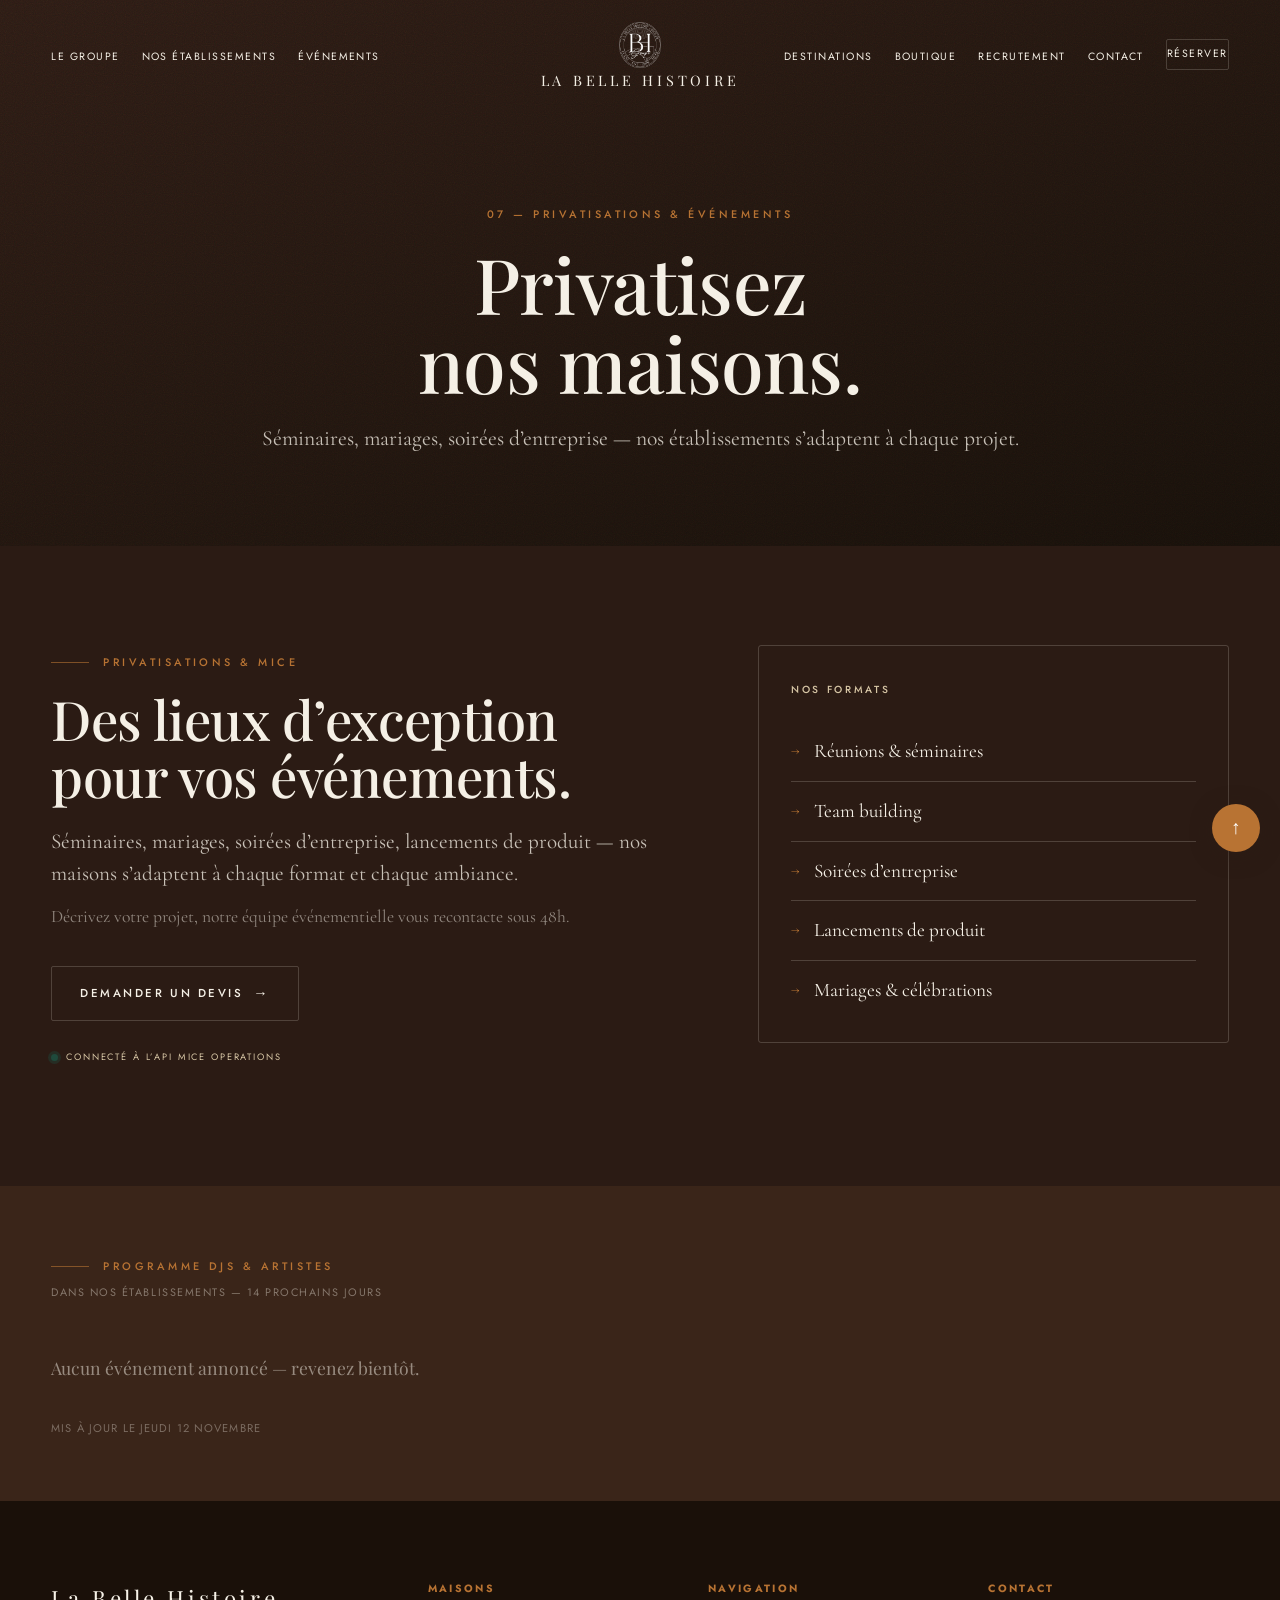
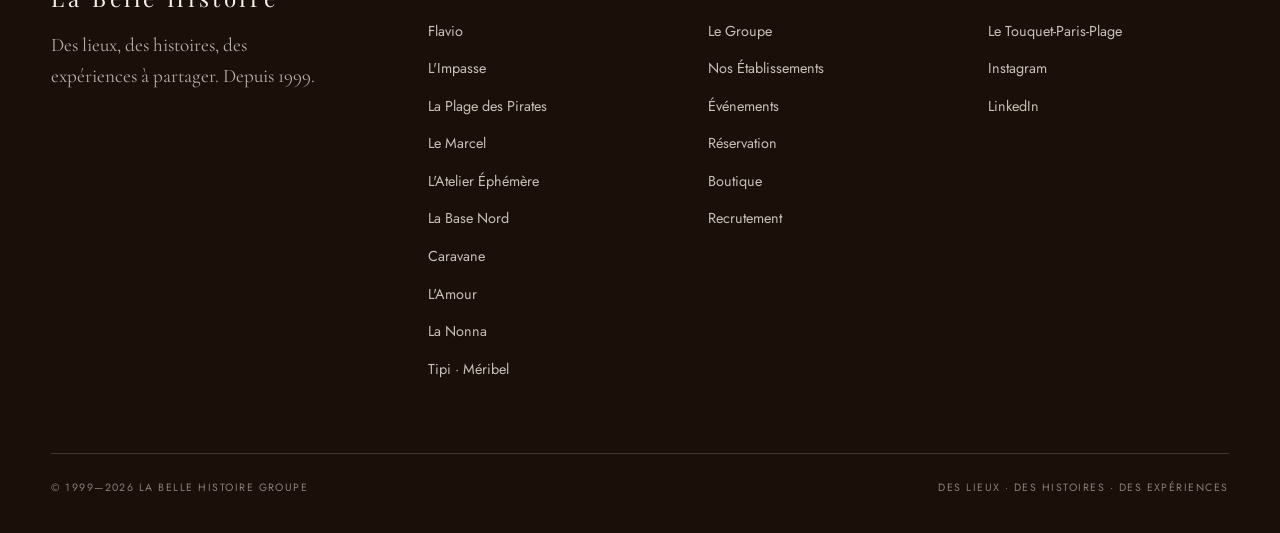
<file: evenements.html>
<!DOCTYPE html>
<html lang="fr">
<head>
  <meta charset="UTF-8" />
  <meta name="viewport" content="width=device-width, initial-scale=1.0" />
  <!-- ═══ SEO Principal ═══ -->
  <title>Événements & Privatisations au Touquet | La Belle Histoire Groupe</title>
  <meta name="description" content="Soirées, concerts et événements privés dans nos restaurants au Touquet-Paris-Plage. Séminaires, mariages, team building, lancements produit. Demandez un devis privatisation." />
  <meta name="keywords" content="événements Le Touquet, privatisation restaurant Le Touquet, séminaire Le Touquet, mariage Le Touquet, soirée entreprise Le Touquet, concert Le Touquet, La Belle Histoire événements, MICE Le Touquet" />
  <meta name="author" content="La Belle Histoire Groupe" />
  <meta name="robots" content="index, follow" />
  <link rel="canonical" href="https://labellehistoiregroupe.com/evenements" />

  <!-- ═══ Open Graph ═══ -->
  <meta property="og:type" content="website" />
  <meta property="og:site_name" content="La Belle Histoire Groupe" />
  <meta property="og:title" content="Événements & Privatisations | La Belle Histoire Groupe – Le Touquet" />
  <meta property="og:description" content="Séminaires, mariages, soirées d'entreprise et concerts dans nos restaurants au Touquet-Paris-Plage. Demandez votre devis de privatisation." />
  <meta property="og:url" content="https://labellehistoiregroupe.com/evenements" />
  <meta property="og:image" content="https://websitelabellehistoiregroupe.pages.dev/assets/logos/lbh-seal.png" />
  <meta property="og:image:alt" content="La Belle Histoire Groupe — Événements & Privatisations" />
  <meta property="og:locale" content="fr_FR" />

  <!-- ═══ Twitter / X Card ═══ -->
  <meta name="twitter:card" content="summary_large_image" />
  <meta name="twitter:title" content="Événements & Privatisations | La Belle Histoire Groupe – Le Touquet" />
  <meta name="twitter:description" content="Séminaires, mariages, soirées d'entreprise et concerts dans nos restaurants au Touquet-Paris-Plage." />
  <meta name="twitter:image" content="https://websitelabellehistoiregroupe.pages.dev/assets/logos/lbh-seal.png" />

  <!-- ═══ Données structurées JSON-LD ═══ -->
  <script type="application/ld+json">
  {
    "@context": "https://schema.org",
    "@type": "EventVenue",
    "name": "La Belle Histoire Groupe — Événements & Privatisations",
    "url": "https://labellehistoiregroupe.com/evenements",
    "description": "Lieux de réception et d'événements au Touquet-Paris-Plage : séminaires, mariages, soirées d'entreprise, concerts.",
    "address": {
      "@type": "PostalAddress",
      "addressLocality": "Le Touquet-Paris-Plage",
      "addressRegion": "Hauts-de-France",
      "addressCountry": "FR"
    },
    "parentOrganization": {
      "@type": "Organization",
      "name": "La Belle Histoire Groupe",
      "url": "https://labellehistoiregroupe.com"
    }
  }
  </script>

  <link rel="icon" type="image/png" href="assets/logos/lbh-seal.png" />
  <link rel="preconnect" href="https://fonts.googleapis.com">
  <link rel="preconnect" href="https://fonts.gstatic.com" crossorigin>
  <link href="https://fonts.googleapis.com/css2?family=Playfair+Display:ital,wght@0,400;0,500;0,600;1,400;1,500&family=Cormorant+Garamond:ital,wght@0,400;0,500;1,400&family=Jost:wght@300;400;500&display=swap" rel="stylesheet">
  <link rel="stylesheet" href="styles.css" />
</head>
<body>

  <header class="site-header header-light">
    <div class="container nav">
      <ul class="nav-links left">
        <li><a href="index.html#groupe">Le Groupe</a></li>
        <li><a href="index.html#etablissements">Nos Établissements</a></li>
        <li><a href="evenements.html">Événements</a></li>
        <li class="burger-extra"><a href="https://www.labellehistoiregroupe.com/category/all-products" target="_blank" rel="noopener">Boutique</a></li>
        <li class="burger-extra"><a href="https://www.labellehistoiregroupe.com/recrutement" target="_blank" rel="noopener">Recrutement</a></li>
        <li class="burger-extra"><a href="reserver.html">Réserver</a></li>
      </ul>
      <a class="brand" href="index.html"><img class="brand-seal" src="assets/logos/lbh-seal.png" alt="" /><span class="word">La Belle Histoire</span></a>
      <ul class="nav-links right">
        <li class="nav-only"><a href="index.html#destinations">Destinations</a></li>
        <li class="nav-only"><a href="https://www.labellehistoiregroupe.com/category/all-products" target="_blank" rel="noopener">Boutique</a></li>
        <li class="nav-only"><a href="https://www.labellehistoiregroupe.com/recrutement" target="_blank" rel="noopener">Recrutement</a></li>
        <li class="nav-only"><a href="index.html#contact">Contact</a></li>
        <li><a href="reserver.html" class="btn btn-light">Réserver</a></li>
      </ul>
      <button class="burger" aria-label="Menu"><span></span><span></span><span></span></button>
    </div>
  </header>

  <section class="page-hero">
    <div class="hero-grain"></div>
    <div class="container" style="position:relative;z-index:2">
      <span class="label" style="color:var(--cuivre)">07 — Privatisations &amp; Événements</span>
      <h1 style="margin-top:18px">Privatisez<br>nos maisons.</h1>
      <p>Séminaires, mariages, soirées d’entreprise — nos établissements s’adaptent à chaque projet.</p>
    </div>
  </section>

  <!-- Privatisations — section principale -->
  <section class="section mice-section">
    <div class="container">
      <div class="mice-layout">
        <div class="mice-editorial">
          <span class="label sec-index">Privatisations &amp; MICE</span>
          <h2>Des lieux d’exception<br>pour vos événements.</h2>
          <p class="editorial">Séminaires, mariages, soirées d’entreprise, lancements de produit — nos maisons s’adaptent à chaque format et chaque ambiance.</p>
          <p class="mice-sub">Décrivez votre projet, notre équipe événementielle vous recontacte sous 48h.</p>
          <a href="https://app.miceoperations.com/widget/b5c89fdca779" target="_blank" rel="noopener" class="btn btn-light btn-arrow"><span>Demander un devis</span></a>
          <div style="margin-top:22px"><span class="api-tag">Connecté à l’API Mice Operations</span></div>
        </div>
        <div class="mice-services-box">
          <p class="mice-services-title">Nos formats</p>
          <ul>
            <li>Réunions &amp; séminaires</li>
            <li>Team building</li>
            <li>Soirées d’entreprise</li>
            <li>Lancements de produit</li>
            <li>Mariages &amp; célébrations</li>
          </ul>
        </div>
      </div>
    </div>
  </section>

  <!-- DJs & Artistes — section secondaire -->
  <section class="section dj-section">
    <div class="container">
      <span class="label sec-index">Programme DJs &amp; Artistes</span>
      <p class="dj-subtitle">Dans nos établissements — 14 prochains jours</p>
      <div class="event-list" id="event-list-live" style="margin-top:28px">
        <div class="event-empty" id="event-empty" style="display:none;padding:24px 0;color:rgba(246,241,231,.5);font-family:var(--serif);font-size:1.1rem">
          Aucun événement annoncé — revenez bientôt.
        </div>
      </div>
      <div style="margin-top:14px;font-size:.7rem;letter-spacing:.1em;text-transform:uppercase;color:rgba(246,241,231,.35)" id="event-updated"></div>
    </div>
  </section>

  <footer class="footer" id="contact">
    <div class="container">
      <div class="footer-top">
        <div>
          <div class="word">La Belle Histoire</div>
          <p class="tag">Des lieux, des histoires, des expériences à partager. Depuis 1999.</p>
        </div>
        <div>
          <h5>Maisons</h5>
          <ul>
            <li><a href="https://www.labellehistoiregroupe.com/flavio" target="_blank" rel="noopener">Flavio</a></li>
            <li><a href="https://www.labellehistoiregroupe.com/limpasse" target="_blank" rel="noopener">L'Impasse</a></li>
            <li><a href="https://www.labellehistoiregroupe.com/plagedespirates" target="_blank" rel="noopener">La Plage des Pirates</a></li>
            <li><a href="https://www.labellehistoiregroupe.com/lemarcel" target="_blank" rel="noopener">Le Marcel</a></li>
            <li><a href="https://www.labellehistoiregroupe.com/latelierephemere" target="_blank" rel="noopener">L'Atelier Éphémère</a></li>
            <li><a href="https://www.labellehistoiregroupe.com/labasenord" target="_blank" rel="noopener">La Base Nord</a></li>
            <li><a href="https://www.labellehistoiregroupe.com/caravane" target="_blank" rel="noopener">Caravane</a></li>
            <li><a href="https://www.labellehistoiregroupe.com/lamour" target="_blank" rel="noopener">L'Amour</a></li>
            <li><a href="https://www.labellehistoiregroupe.com/la-nonna" target="_blank" rel="noopener">La Nonna</a></li>
            <li><a href="https://www.tipi-meribel.com" target="_blank" rel="noopener">Tipi · Méribel</a></li>
          </ul>
        </div>
        <div>
          <h5>Navigation</h5>
          <ul>
            <li><a href="index.html#groupe">Le Groupe</a></li>
            <li><a href="index.html#etablissements">Nos Établissements</a></li>
            <li><a href="evenements.html">Événements</a></li>
            <li><a href="reserver.html">Réservation</a></li>
            <li><a href="https://www.labellehistoiregroupe.com/category/all-products" target="_blank" rel="noopener">Boutique</a></li>
            <li><a href="https://www.labellehistoiregroupe.com/recrutement" target="_blank" rel="noopener">Recrutement</a></li>
          </ul>
        </div>
        <div>
          <h5>Contact</h5>
          <ul>
            <li><a href="https://maps.google.com/?q=Le+Touquet-Paris-Plage" target="_blank" rel="noopener">Le Touquet-Paris-Plage</a></li>
            <li><a href="https://www.instagram.com/labellehistoire.groupe/" target="_blank" rel="noopener">Instagram</a></li>
            <li><a href="https://www.linkedin.com/company/la-belle-histoire-groupe/posts/?feedView=all" target="_blank" rel="noopener">LinkedIn</a></li>
          </ul>
        </div>
      </div>
      <div class="footer-bottom">
        <span>© 1999—2026 La Belle Histoire Groupe</span>
        <span>Des lieux · Des histoires · Des expériences</span>
      </div>
    </div>
  </footer>

  <button class="back-top" id="back-top" aria-label="Retour en haut">↑</button>
  <script src="app.js"></script>
  <!-- Widget Mice Operations : transforme les liens vers app.miceoperations.com/widget/... en pop-up -->
  <script src="https://app.miceoperations.com/widget/widget.js"></script>
</body>
</html>
</file>
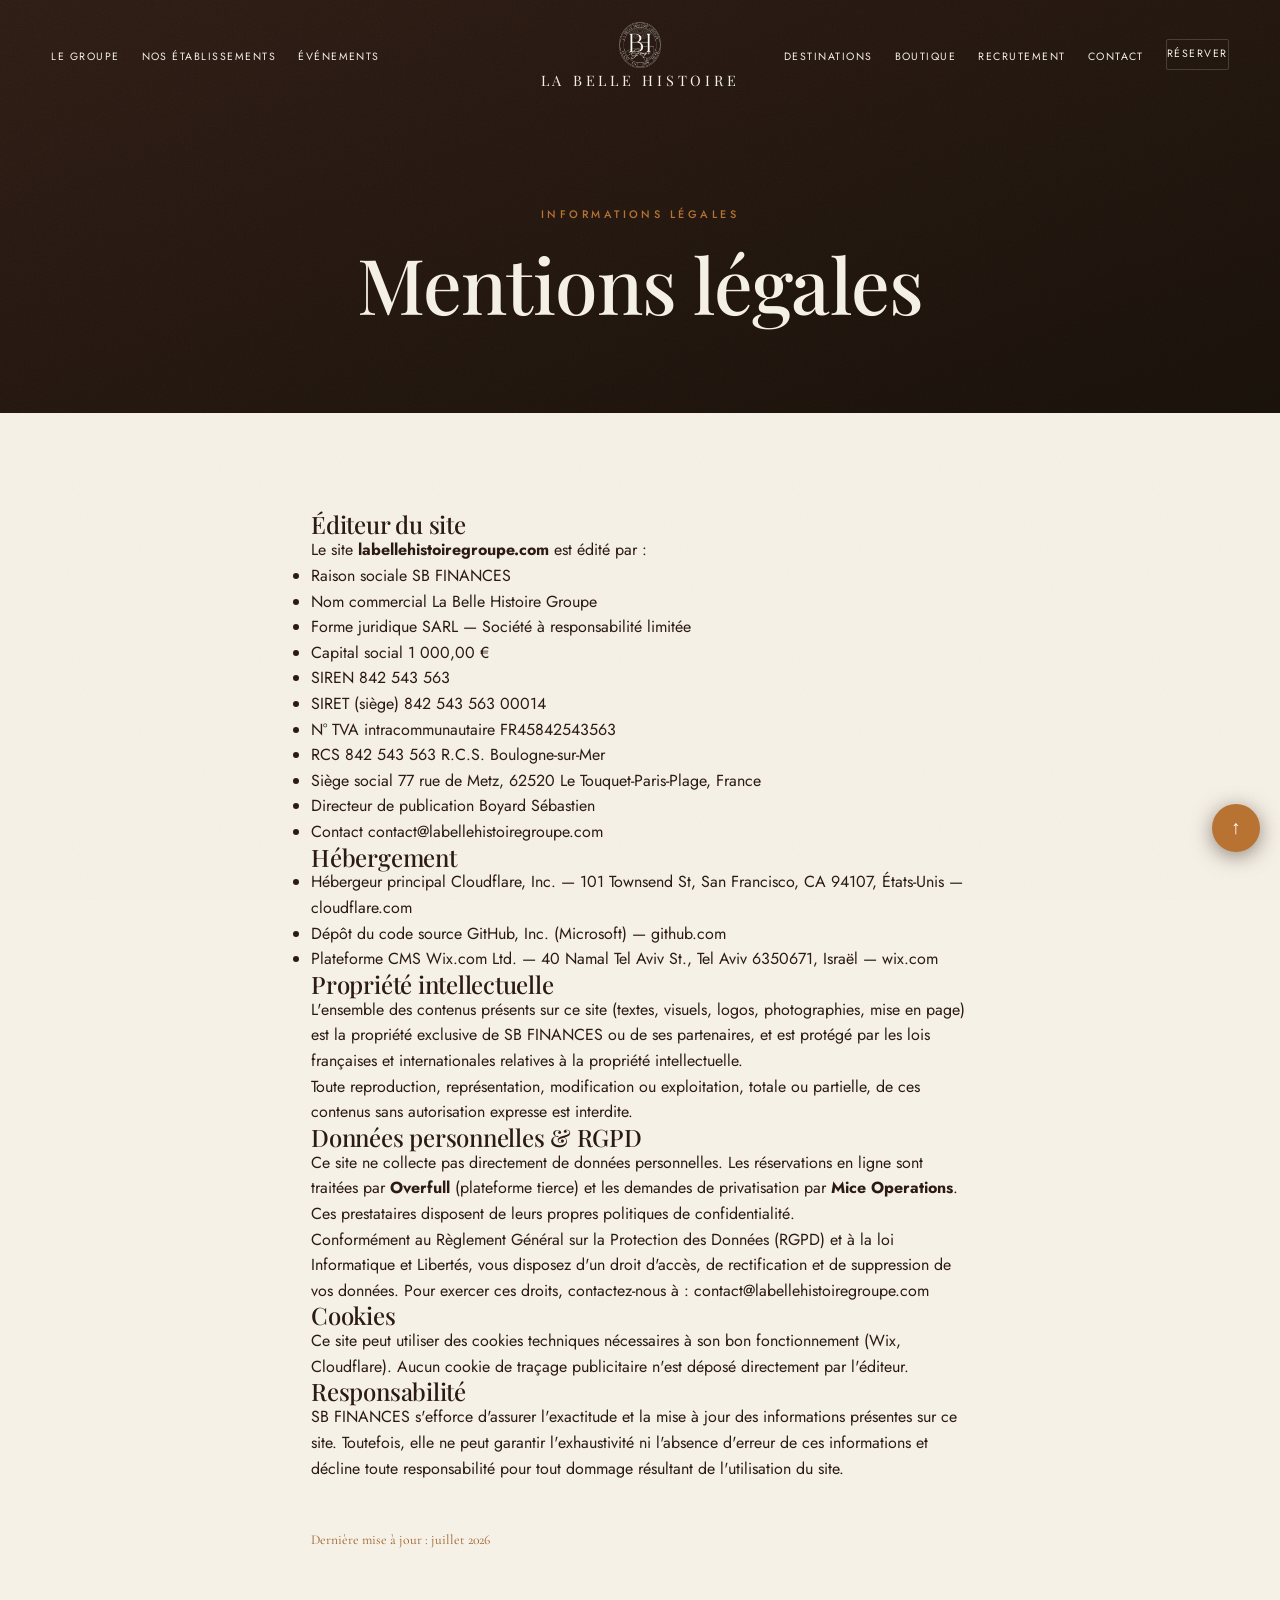
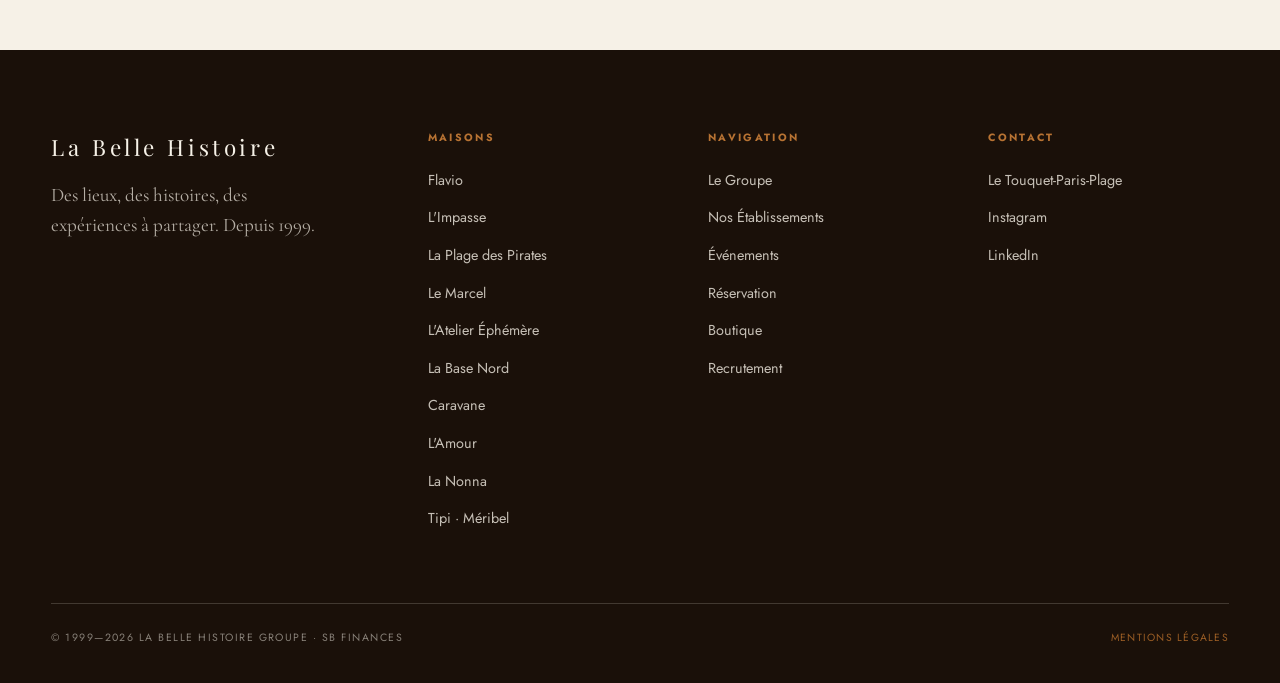
<file: mentions-legales.html>
<!DOCTYPE html>
<html lang="fr">
<head>
  <meta charset="UTF-8" />
  <meta name="viewport" content="width=device-width, initial-scale=1.0" />
  <title>Mentions légales | La Belle Histoire Groupe</title>
  <meta name="description" content="Mentions légales du site labellehistoiregroupe.com — SB FINANCES, SARL au capital de 1 000 €, 77 rue de Metz, 62520 Le Touquet-Paris-Plage." />
  <meta name="robots" content="noindex, follow" />
  <link rel="canonical" href="https://labellehistoiregroupe.com/mentions-legales" />
  <link rel="icon" type="image/png" href="assets/logos/lbh-seal.png" />
  <link rel="preconnect" href="https://fonts.googleapis.com">
  <link rel="preconnect" href="https://fonts.gstatic.com" crossorigin>
  <link href="https://fonts.googleapis.com/css2?family=Playfair+Display:ital,wght@0,400;0,500;0,600;1,400;1,500&family=Cormorant+Garamond:ital,wght@0,400;0,500;1,400&family=Jost:wght@300;400;500&display=swap" rel="stylesheet">
  <link rel="stylesheet" href="styles.css" />
</head>
<body>

  <header class="site-header header-light">
    <div class="container nav">
      <ul class="nav-links left">
        <li><a href="index.html#groupe">Le Groupe</a></li>
        <li><a href="index.html#etablissements">Nos Établissements</a></li>
        <li><a href="evenements.html">Événements</a></li>
        <li class="burger-extra"><a href="https://www.labellehistoiregroupe.com/category/all-products" target="_blank" rel="noopener">Boutique</a></li>
        <li class="burger-extra"><a href="https://www.labellehistoiregroupe.com/recrutement" target="_blank" rel="noopener">Recrutement</a></li>
        <li class="burger-extra"><a href="reserver.html">Réserver</a></li>
      </ul>
      <a class="brand" href="index.html"><img class="brand-seal" src="assets/logos/lbh-seal.png" alt="" /><span class="word">La Belle Histoire</span></a>
      <ul class="nav-links right">
        <li class="nav-only"><a href="index.html#destinations">Destinations</a></li>
        <li class="nav-only nav-sm-hide"><a href="https://www.labellehistoiregroupe.com/category/all-products" target="_blank" rel="noopener">Boutique</a></li>
        <li class="nav-only nav-sm-hide"><a href="https://www.labellehistoiregroupe.com/recrutement" target="_blank" rel="noopener">Recrutement</a></li>
        <li class="nav-only"><a href="index.html#contact">Contact</a></li>
        <li><a href="reserver.html" class="btn btn-light">Réserver</a></li>
      </ul>
      <button class="burger" aria-label="Menu"><span></span><span></span><span></span></button>
    </div>
  </header>

  <section class="page-hero">
    <div class="hero-grain"></div>
    <div class="container" style="position:relative;z-index:2">
      <span class="label" style="color:var(--cuivre)">Informations légales</span>
      <h1 style="margin-top:18px">Mentions légales</h1>
    </div>
  </section>

  <section class="section">
    <div class="container" style="max-width:760px">

      <div class="mentions-block">
        <h2 class="serif">Éditeur du site</h2>
        <p>Le site <strong>labellehistoiregroupe.com</strong> est édité par :</p>
        <ul class="mentions-list">
          <li><span>Raison sociale</span> SB FINANCES</li>
          <li><span>Nom commercial</span> La Belle Histoire Groupe</li>
          <li><span>Forme juridique</span> SARL — Société à responsabilité limitée</li>
          <li><span>Capital social</span> 1 000,00 €</li>
          <li><span>SIREN</span> 842 543 563</li>
          <li><span>SIRET (siège)</span> 842 543 563 00014</li>
          <li><span>N° TVA intracommunautaire</span> FR45842543563</li>
          <li><span>RCS</span> 842 543 563 R.C.S. Boulogne-sur-Mer</li>
          <li><span>Siège social</span> 77 rue de Metz, 62520 Le Touquet-Paris-Plage, France</li>
          <li><span>Directeur de publication</span> Boyard Sébastien</li>
          <li><span>Contact</span> <a href="mailto:contact@labellehistoiregroupe.com">contact@labellehistoiregroupe.com</a></li>
        </ul>
      </div>

      <div class="mentions-block">
        <h2 class="serif">Hébergement</h2>
        <ul class="mentions-list">
          <li><span>Hébergeur principal</span> Cloudflare, Inc. — 101 Townsend St, San Francisco, CA 94107, États-Unis — <a href="https://www.cloudflare.com" target="_blank" rel="noopener">cloudflare.com</a></li>
          <li><span>Dépôt du code source</span> GitHub, Inc. (Microsoft) — <a href="https://github.com" target="_blank" rel="noopener">github.com</a></li>
          <li><span>Plateforme CMS</span> Wix.com Ltd. — 40 Namal Tel Aviv St., Tel Aviv 6350671, Israël — <a href="https://www.wix.com" target="_blank" rel="noopener">wix.com</a></li>
        </ul>
      </div>

      <div class="mentions-block">
        <h2 class="serif">Propriété intellectuelle</h2>
        <p>L'ensemble des contenus présents sur ce site (textes, visuels, logos, photographies, mise en page) est la propriété exclusive de SB FINANCES ou de ses partenaires, et est protégé par les lois françaises et internationales relatives à la propriété intellectuelle.</p>
        <p>Toute reproduction, représentation, modification ou exploitation, totale ou partielle, de ces contenus sans autorisation expresse est interdite.</p>
      </div>

      <div class="mentions-block">
        <h2 class="serif">Données personnelles & RGPD</h2>
        <p>Ce site ne collecte pas directement de données personnelles. Les réservations en ligne sont traitées par <strong>Overfull</strong> (plateforme tierce) et les demandes de privatisation par <strong>Mice Operations</strong>. Ces prestataires disposent de leurs propres politiques de confidentialité.</p>
        <p>Conformément au Règlement Général sur la Protection des Données (RGPD) et à la loi Informatique et Libertés, vous disposez d'un droit d'accès, de rectification et de suppression de vos données. Pour exercer ces droits, contactez-nous à : <a href="mailto:contact@labellehistoiregroupe.com">contact@labellehistoiregroupe.com</a></p>
      </div>

      <div class="mentions-block">
        <h2 class="serif">Cookies</h2>
        <p>Ce site peut utiliser des cookies techniques nécessaires à son bon fonctionnement (Wix, Cloudflare). Aucun cookie de traçage publicitaire n'est déposé directement par l'éditeur.</p>
      </div>

      <div class="mentions-block">
        <h2 class="serif">Responsabilité</h2>
        <p>SB FINANCES s'efforce d'assurer l'exactitude et la mise à jour des informations présentes sur ce site. Toutefois, elle ne peut garantir l'exhaustivité ni l'absence d'erreur de ces informations et décline toute responsabilité pour tout dommage résultant de l'utilisation du site.</p>
      </div>

      <p style="margin-top:48px;font-family:var(--body);font-size:.85rem;color:var(--cuivre-2)">Dernière mise à jour : juillet 2026</p>

    </div>
  </section>

  <footer class="footer" id="contact">
    <div class="container">
      <div class="footer-top">
        <div>
          <div class="word">La Belle Histoire</div>
          <p class="tag">Des lieux, des histoires, des expériences à partager. Depuis 1999.</p>
        </div>
        <div>
          <h5>Maisons</h5>
          <ul>
            <li><a href="https://www.labellehistoiregroupe.com/flavio" target="_blank" rel="noopener">Flavio</a></li>
            <li><a href="https://www.labellehistoiregroupe.com/limpasse" target="_blank" rel="noopener">L'Impasse</a></li>
            <li><a href="https://www.labellehistoiregroupe.com/plagedespirates" target="_blank" rel="noopener">La Plage des Pirates</a></li>
            <li><a href="https://www.labellehistoiregroupe.com/lemarcel" target="_blank" rel="noopener">Le Marcel</a></li>
            <li><a href="https://www.labellehistoiregroupe.com/latelierephemere" target="_blank" rel="noopener">L'Atelier Éphémère</a></li>
            <li><a href="https://www.labellehistoiregroupe.com/labasenord" target="_blank" rel="noopener">La Base Nord</a></li>
            <li><a href="https://www.labellehistoiregroupe.com/caravane" target="_blank" rel="noopener">Caravane</a></li>
            <li><a href="https://www.labellehistoiregroupe.com/lamour" target="_blank" rel="noopener">L'Amour</a></li>
            <li><a href="https://www.labellehistoiregroupe.com/la-nonna" target="_blank" rel="noopener">La Nonna</a></li>
            <li><a href="https://www.tipi-meribel.com" target="_blank" rel="noopener">Tipi · Méribel</a></li>
          </ul>
        </div>
        <div>
          <h5>Navigation</h5>
          <ul>
            <li><a href="index.html#groupe">Le Groupe</a></li>
            <li><a href="index.html#etablissements">Nos Établissements</a></li>
            <li><a href="evenements.html">Événements</a></li>
            <li><a href="reserver.html">Réservation</a></li>
            <li><a href="https://www.labellehistoiregroupe.com/category/all-products" target="_blank" rel="noopener">Boutique</a></li>
            <li><a href="https://www.labellehistoiregroupe.com/recrutement" target="_blank" rel="noopener">Recrutement</a></li>
          </ul>
        </div>
        <div>
          <h5>Contact</h5>
          <ul>
            <li><a href="https://maps.google.com/?q=Le+Touquet-Paris-Plage" target="_blank" rel="noopener">Le Touquet-Paris-Plage</a></li>
            <li><a href="https://www.instagram.com/labellehistoire.groupe/" target="_blank" rel="noopener">Instagram</a></li>
            <li><a href="https://www.linkedin.com/company/la-belle-histoire-groupe/posts/?feedView=all" target="_blank" rel="noopener">LinkedIn</a></li>
          </ul>
        </div>
      </div>
      <div class="footer-bottom">
        <span>© 1999—2026 La Belle Histoire Groupe · SB FINANCES</span>
        <a href="mentions-legales.html" style="color:var(--cuivre-2);text-decoration:none;font-size:.65rem;letter-spacing:.12em;text-transform:uppercase">Mentions légales</a>
      </div>
    </div>
  </footer>

  <button class="back-top" id="back-top" aria-label="Retour en haut">↑</button>
  <script src="app.js"></script>
</body>
</html>
</file>
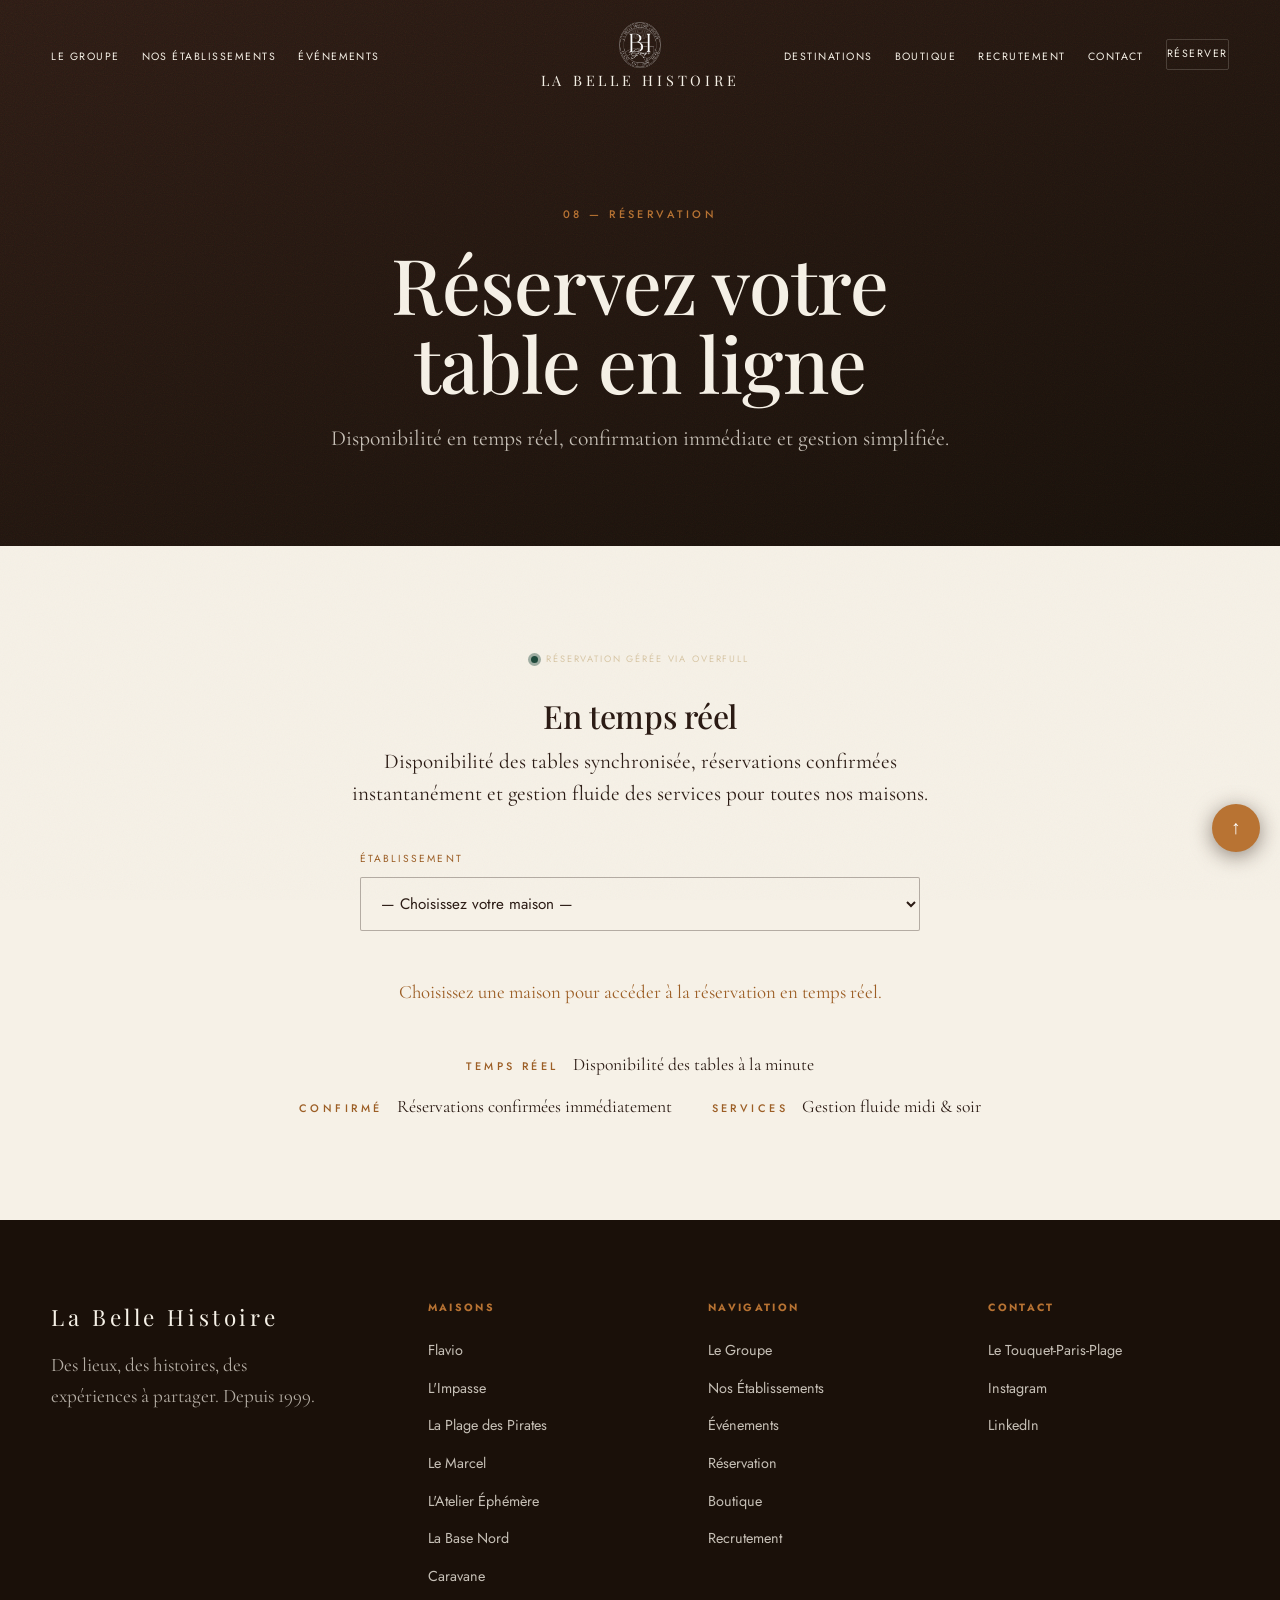
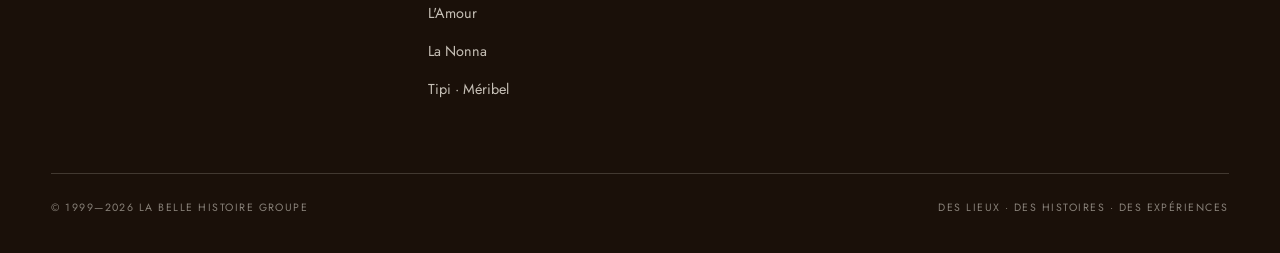
<file: reserver.html>
<!DOCTYPE html>
<html lang="fr">
<head>
  <meta charset="UTF-8" />
  <meta name="viewport" content="width=device-width, initial-scale=1.0" />
  <!-- ═══ SEO Principal ═══ -->
  <title>Réserver une table en ligne | Restaurants La Belle Histoire – Le Touquet & Méribel</title>
  <meta name="description" content="Réservez votre table en ligne dans nos restaurants au Touquet-Paris-Plage et Méribel. Disponibilité en temps réel, confirmation immédiate. Flavio, L'Impasse, La Nonna, Caravane, Tipi…" />
  <meta name="keywords" content="réserver restaurant Le Touquet, réservation en ligne Le Touquet, table restaurant Le Touquet, réserver Flavio Le Touquet, réserver Tipi Méribel, réservation La Belle Histoire" />
  <meta name="author" content="La Belle Histoire Groupe" />
  <meta name="robots" content="index, follow" />
  <link rel="canonical" href="https://labellehistoiregroupe.com/reserver" />

  <!-- ═══ Open Graph ═══ -->
  <meta property="og:type" content="website" />
  <meta property="og:site_name" content="La Belle Histoire Groupe" />
  <meta property="og:title" content="Réserver une table | Restaurants La Belle Histoire – Le Touquet & Méribel" />
  <meta property="og:description" content="Réservez en ligne dans nos restaurants au Touquet-Paris-Plage et Méribel. Disponibilité en temps réel, confirmation immédiate." />
  <meta property="og:url" content="https://labellehistoiregroupe.com/reserver" />
  <meta property="og:image" content="https://websitelabellehistoiregroupe.pages.dev/assets/logos/lbh-seal.png" />
  <meta property="og:image:alt" content="La Belle Histoire Groupe — Réservation en ligne" />
  <meta property="og:locale" content="fr_FR" />

  <!-- ═══ Twitter / X Card ═══ -->
  <meta name="twitter:card" content="summary_large_image" />
  <meta name="twitter:title" content="Réserver une table | Restaurants La Belle Histoire – Le Touquet & Méribel" />
  <meta name="twitter:description" content="Réservez en ligne dans nos restaurants au Touquet-Paris-Plage et Méribel. Confirmation immédiate." />
  <meta name="twitter:image" content="https://websitelabellehistoiregroupe.pages.dev/assets/logos/lbh-seal.png" />

  <!-- ═══ Données structurées JSON-LD ═══ -->
  <script type="application/ld+json">
  {
    "@context": "https://schema.org",
    "@type": "FoodEstablishment",
    "name": "La Belle Histoire Groupe — Réservation",
    "url": "https://labellehistoiregroupe.com/reserver",
    "description": "Réservez votre table en temps réel dans les restaurants La Belle Histoire Groupe au Touquet-Paris-Plage et Méribel.",
    "hasMap": "https://labellehistoiregroupe.com/#carte",
    "address": {
      "@type": "PostalAddress",
      "addressLocality": "Le Touquet-Paris-Plage",
      "addressRegion": "Hauts-de-France",
      "addressCountry": "FR"
    },
    "parentOrganization": {
      "@type": "Organization",
      "name": "La Belle Histoire Groupe",
      "url": "https://labellehistoiregroupe.com"
    }
  }
  </script>

  <link rel="icon" type="image/png" href="assets/logos/lbh-seal.png" />
  <link rel="preconnect" href="https://fonts.googleapis.com">
  <link rel="preconnect" href="https://fonts.gstatic.com" crossorigin>
  <link href="https://fonts.googleapis.com/css2?family=Playfair+Display:ital,wght@0,400;0,500;0,600;1,400;1,500&family=Cormorant+Garamond:ital,wght@0,400;0,500;1,400&family=Jost:wght@300;400;500&display=swap" rel="stylesheet">
  <link rel="stylesheet" href="styles.css" />
</head>
<body>

  <header class="site-header header-light">
    <div class="container nav">
      <ul class="nav-links left">
        <li><a href="index.html#groupe">Le Groupe</a></li>
        <li><a href="index.html#etablissements">Nos Établissements</a></li>
        <li><a href="evenements.html">Événements</a></li>
        <li class="burger-extra"><a href="https://www.labellehistoiregroupe.com/category/all-products" target="_blank" rel="noopener">Boutique</a></li>
        <li class="burger-extra"><a href="https://www.labellehistoiregroupe.com/recrutement" target="_blank" rel="noopener">Recrutement</a></li>
        <li class="burger-extra"><a href="reserver.html">Réserver</a></li>
      </ul>
      <a class="brand" href="index.html"><img class="brand-seal" src="assets/logos/lbh-seal.png" alt="" /><span class="word">La Belle Histoire</span></a>
      <ul class="nav-links right">
        <li class="nav-only"><a href="index.html#destinations">Destinations</a></li>
        <li class="nav-only nav-sm-hide"><a href="https://www.labellehistoiregroupe.com/category/all-products" target="_blank" rel="noopener">Boutique</a></li>
        <li class="nav-only nav-sm-hide"><a href="https://www.labellehistoiregroupe.com/recrutement" target="_blank" rel="noopener">Recrutement</a></li>
        <li class="nav-only"><a href="index.html#contact">Contact</a></li>
        <li><a href="reserver.html" class="btn btn-light">Réserver</a></li>
      </ul>
      <button class="burger" aria-label="Menu"><span></span><span></span><span></span></button>
    </div>
  </header>

  <section class="page-hero">
    <div class="hero-grain"></div>
    <div class="container" style="position:relative;z-index:2">
      <span class="label" style="color:var(--cuivre)">08 — Réservation</span>
      <h1 style="margin-top:18px">Réservez votre<br>table en ligne</h1>
      <p>Disponibilité en temps réel, confirmation immédiate et gestion simplifiée.</p>
    </div>
  </section>

  <section class="section">
    <div class="container" style="max-width:820px">
      <div style="text-align:center;margin-bottom:42px">
        <span class="api-tag" style="justify-content:center">Réservation gérée via Overfull</span>
        <h3 class="serif" style="font-size:2rem;margin-top:10px">En temps réel</h3>
        <p class="editorial" style="margin-top:14px;margin-left:auto;margin-right:auto;max-width:620px">Disponibilité des tables synchronisée, réservations confirmées instantanément et gestion fluide des services pour toutes nos maisons.</p>
      </div>

      <form class="resa-form" onsubmit="return false" style="max-width:560px;margin:0 auto">
        <div class="field">
          <label>Établissement</label>
          <select id="r-venue" onchange="loadOverfull(this.value)">
            <option value="">— Choisissez votre maison —</option>
            <option value="flavio">Flavio — gastronomique</option>
            <option value="impasse">L’Impasse — bar &amp; musique</option>
            <option value="plage">La Plage des Pirates — plage</option>
            <option value="marcel">Le Marcel — cocktails</option>
            <option value="atelier">L’Atelier Éphémère</option>
            <option value="basenord">La Base Nord</option>
            <option value="caravane">Caravane</option>
            <option value="amour">L’Amour — romantique</option>
            <option value="nonna">La Nonna — italien</option>
            <option value="tipi">Tipi — Méribel</option>
          </select>
        </div>

        <p id="overfull-empty" style="text-align:center;margin-top:24px;font-family:var(--body);font-size:1.18rem;color:var(--cuivre-2)">Choisissez une maison pour accéder à la réservation en temps réel.</p>

        <p id="overfull-none" style="display:none;text-align:center;margin-top:24px;font-family:var(--body);font-size:1.18rem;color:var(--cuivre-2)">Le Marcel ne propose pas la réservation en ligne — venez profiter du bar sans réserver, ou contactez-nous directement.</p>
      </form>

      <div id="overfull-wrap" style="display:none;margin-top:26px">
        <iframe id="overfull-frame" title="Réservation Overfull" src="about:blank" allow="payment *; clipboard-write; geolocation" referrerpolicy="origin" loading="lazy" style="width:100%;min-height:820px;border:0;border-radius:3px;background:#fff;display:block"></iframe>
        <p style="margin-top:12px;text-align:center"><a id="overfull-link" href="#" target="_blank" rel="noopener" class="label" style="color:var(--cuivre-2)">Ouvrir la réservation en plein écran →</a></p>
      </div>

      <div style="margin-top:44px;display:flex;flex-wrap:wrap;gap:14px 40px;justify-content:center">
        <div style="display:flex;gap:14px;align-items:baseline"><span class="label" style="color:var(--cuivre-2)">Temps réel</span><span style="font-family:var(--body);font-size:1.1rem">Disponibilité des tables à la minute</span></div>
        <div style="display:flex;gap:14px;align-items:baseline"><span class="label" style="color:var(--cuivre-2)">Confirmé</span><span style="font-family:var(--body);font-size:1.1rem">Réservations confirmées immédiatement</span></div>
        <div style="display:flex;gap:14px;align-items:baseline"><span class="label" style="color:var(--cuivre-2)">Services</span><span style="font-family:var(--body);font-size:1.1rem">Gestion fluide midi &amp; soir</span></div>
      </div>
    </div>
  </section>

  <footer class="footer" id="contact">
    <div class="container">
      <div class="footer-top">
        <div>
          <div class="word">La Belle Histoire</div>
          <p class="tag">Des lieux, des histoires, des expériences à partager. Depuis 1999.</p>
        </div>
        <div>
          <h5>Maisons</h5>
          <ul>
            <li><a href="https://www.labellehistoiregroupe.com/flavio" target="_blank" rel="noopener">Flavio</a></li>
            <li><a href="https://www.labellehistoiregroupe.com/limpasse" target="_blank" rel="noopener">L'Impasse</a></li>
            <li><a href="https://www.labellehistoiregroupe.com/plagedespirates" target="_blank" rel="noopener">La Plage des Pirates</a></li>
            <li><a href="https://www.labellehistoiregroupe.com/lemarcel" target="_blank" rel="noopener">Le Marcel</a></li>
            <li><a href="https://www.labellehistoiregroupe.com/latelierephemere" target="_blank" rel="noopener">L'Atelier Éphémère</a></li>
            <li><a href="https://www.labellehistoiregroupe.com/labasenord" target="_blank" rel="noopener">La Base Nord</a></li>
            <li><a href="https://www.labellehistoiregroupe.com/caravane" target="_blank" rel="noopener">Caravane</a></li>
            <li><a href="https://www.labellehistoiregroupe.com/lamour" target="_blank" rel="noopener">L'Amour</a></li>
            <li><a href="https://www.labellehistoiregroupe.com/la-nonna" target="_blank" rel="noopener">La Nonna</a></li>
            <li><a href="https://www.tipi-meribel.com" target="_blank" rel="noopener">Tipi · Méribel</a></li>
          </ul>
        </div>
        <div>
          <h5>Navigation</h5>
          <ul>
            <li><a href="index.html#groupe">Le Groupe</a></li>
            <li><a href="index.html#etablissements">Nos Établissements</a></li>
            <li><a href="evenements.html">Événements</a></li>
            <li><a href="reserver.html">Réservation</a></li>
            <li><a href="https://www.labellehistoiregroupe.com/category/all-products" target="_blank" rel="noopener">Boutique</a></li>
            <li><a href="https://www.labellehistoiregroupe.com/recrutement" target="_blank" rel="noopener">Recrutement</a></li>
          </ul>
        </div>
        <div>
          <h5>Contact</h5>
          <ul>
            <li><a href="https://maps.google.com/?q=Le+Touquet-Paris-Plage" target="_blank" rel="noopener">Le Touquet-Paris-Plage</a></li>
            <li><a href="https://www.instagram.com/labellehistoire.groupe/" target="_blank" rel="noopener">Instagram</a></li>
            <li><a href="https://www.linkedin.com/company/la-belle-histoire-groupe/posts/?feedView=all" target="_blank" rel="noopener">LinkedIn</a></li>
          </ul>
        </div>
      </div>
      <div class="footer-bottom">
        <span>© 1999—2026 La Belle Histoire Groupe</span>
        <span>Des lieux · Des histoires · Des expériences</span>
      </div>
    </div>
  </footer>

  <button class="back-top" id="back-top" aria-label="Retour en haut">↑</button>
  <script src="app.js"></script>
  <script>
    // Overfull : un key_id par établissement (Le Marcel ne propose pas la réservation en ligne)
    const OVERFULL = {
      flavio:   "5fJxzz5Thse",
      impasse:  "3FTsyFWDwyo",
      plage:    "o3qtf7adZQ8",
      atelier:  "atcwXwcX5ze",
      basenord: "3C6LYCRZX7a",
      caravane: "3Hh4iorXmYs",
      amour:    "37tvcrCQsEA",
      nonna:    "T2sQVirM9vJ",
      tipi:     "udwEjGqE2jp"
    };
    function overfullUrl(id) {
      return "https://app.overfull.fr/booking-v2?key_id=" + id + "&source=Web&lang=fr";
    }
    function loadOverfull(venue) {
      const empty = document.getElementById("overfull-empty");
      const none  = document.getElementById("overfull-none");
      const wrap  = document.getElementById("overfull-wrap");
      const frame = document.getElementById("overfull-frame");
      const link  = document.getElementById("overfull-link");
      empty.style.display = "none";
      none.style.display  = "none";
      wrap.style.display  = "none";
      if (!venue) { empty.style.display = "block"; frame.src = "about:blank"; return; }
      const key = OVERFULL[venue];
      if (!key) { none.style.display = "block"; frame.src = "about:blank"; return; }
      const url = overfullUrl(key);
      frame.src = url;
      link.href = url;
      wrap.style.display = "block";
    }

    // Pré-sélection depuis les cartes de l'accueil : reserver.html?venue=flavio
    (function preselectVenue() {
      const v = new URLSearchParams(location.search).get("venue");
      if (!v) return;
      const sel = document.getElementById("r-venue");
      if (!sel || ![...sel.options].some(o => o.value === v)) return;
      sel.value = v;
      loadOverfull(v);
      // amène l'utilisateur directement sur le module de réservation
      setTimeout(() => {
        const target = document.getElementById("overfull-wrap");
        const visible = target && target.style.display !== "none";
        (visible ? target : sel).scrollIntoView({ behavior: "smooth", block: "start" });
      }, 250);
    })();
  </script>
</body>
</html>
</file>
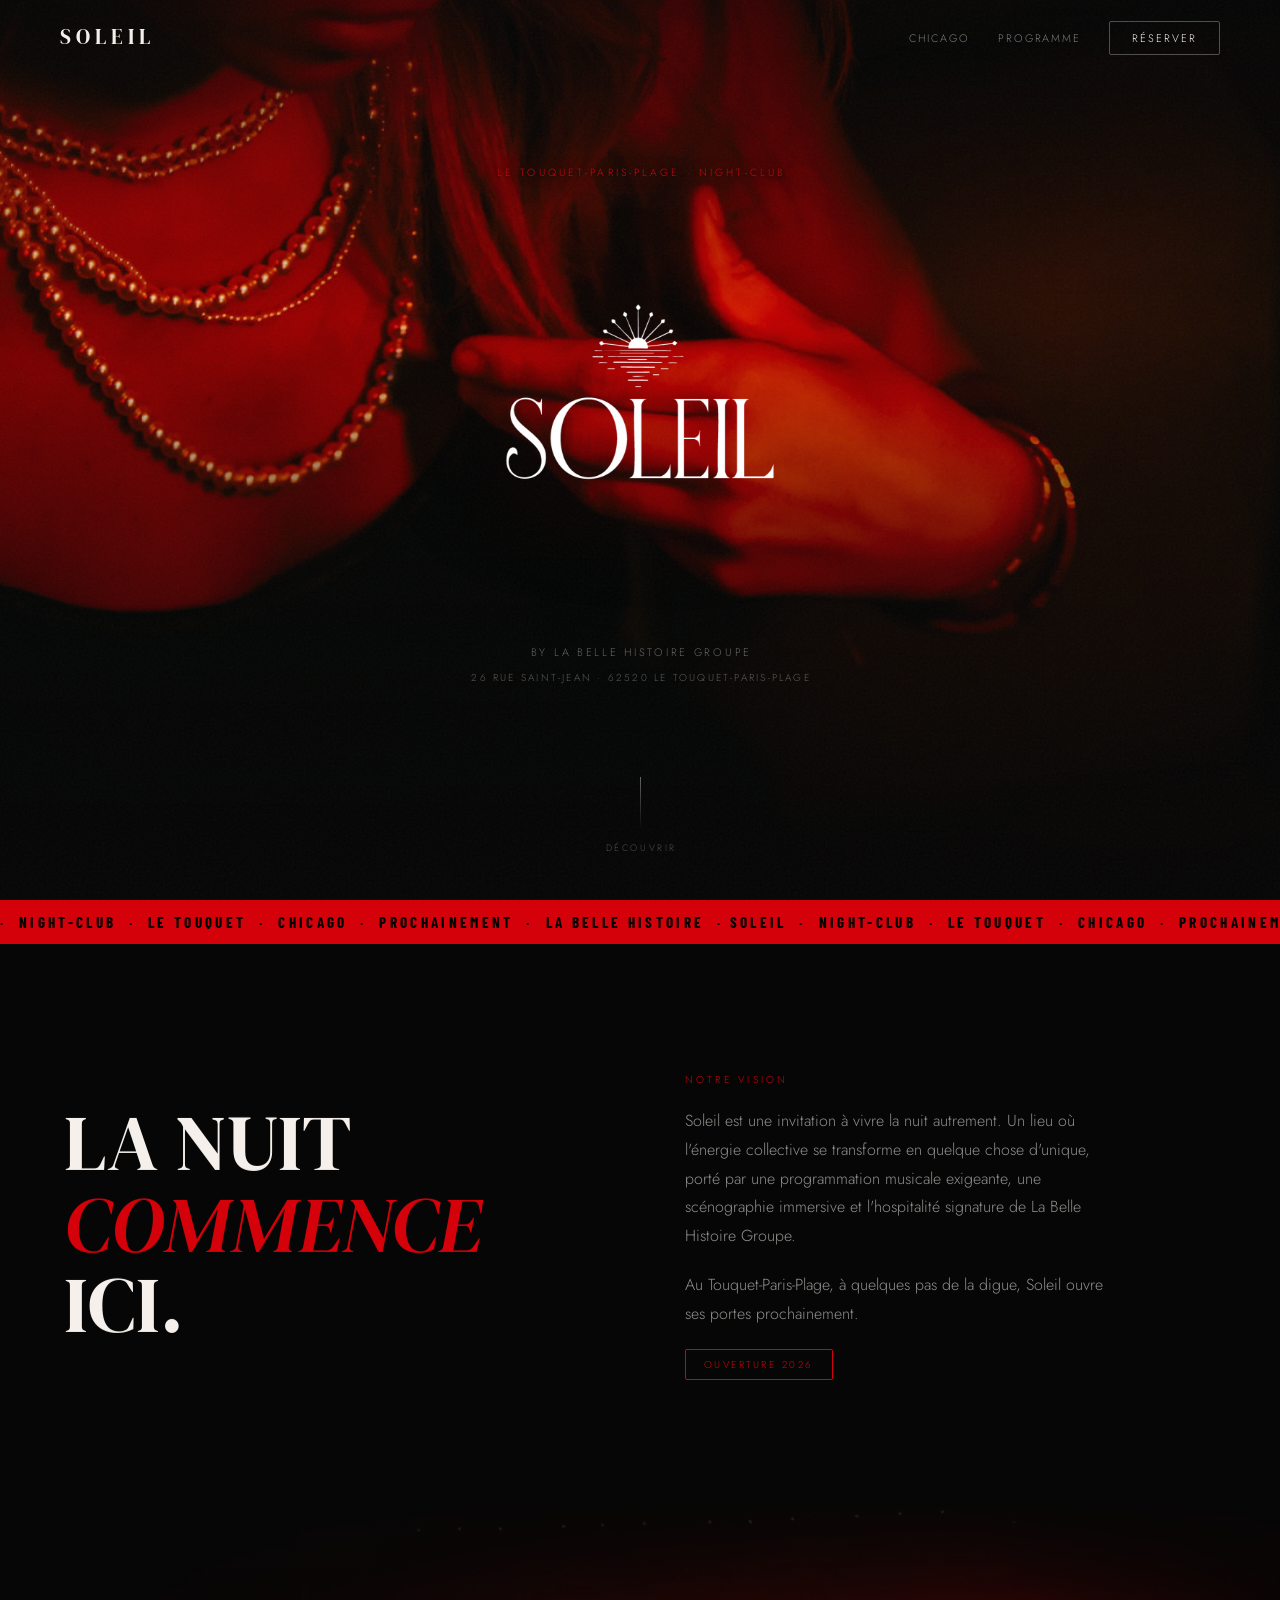
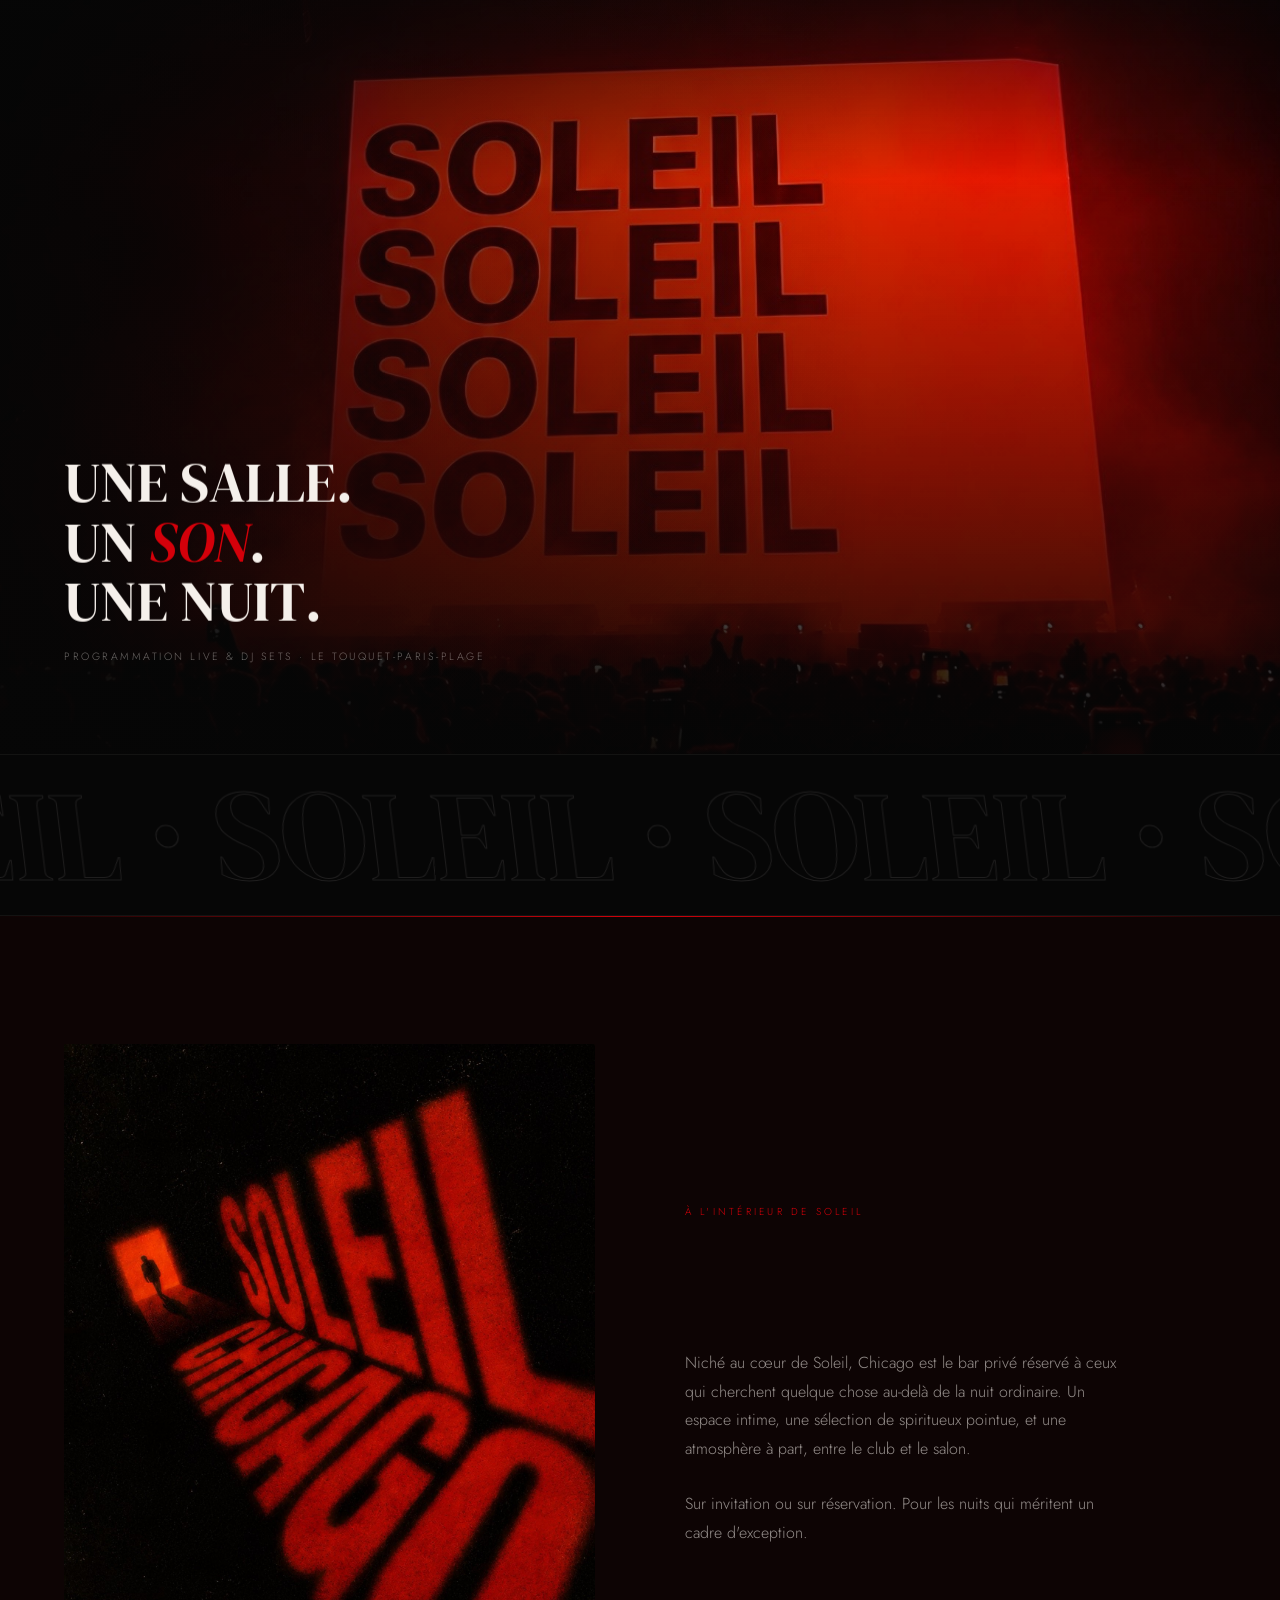
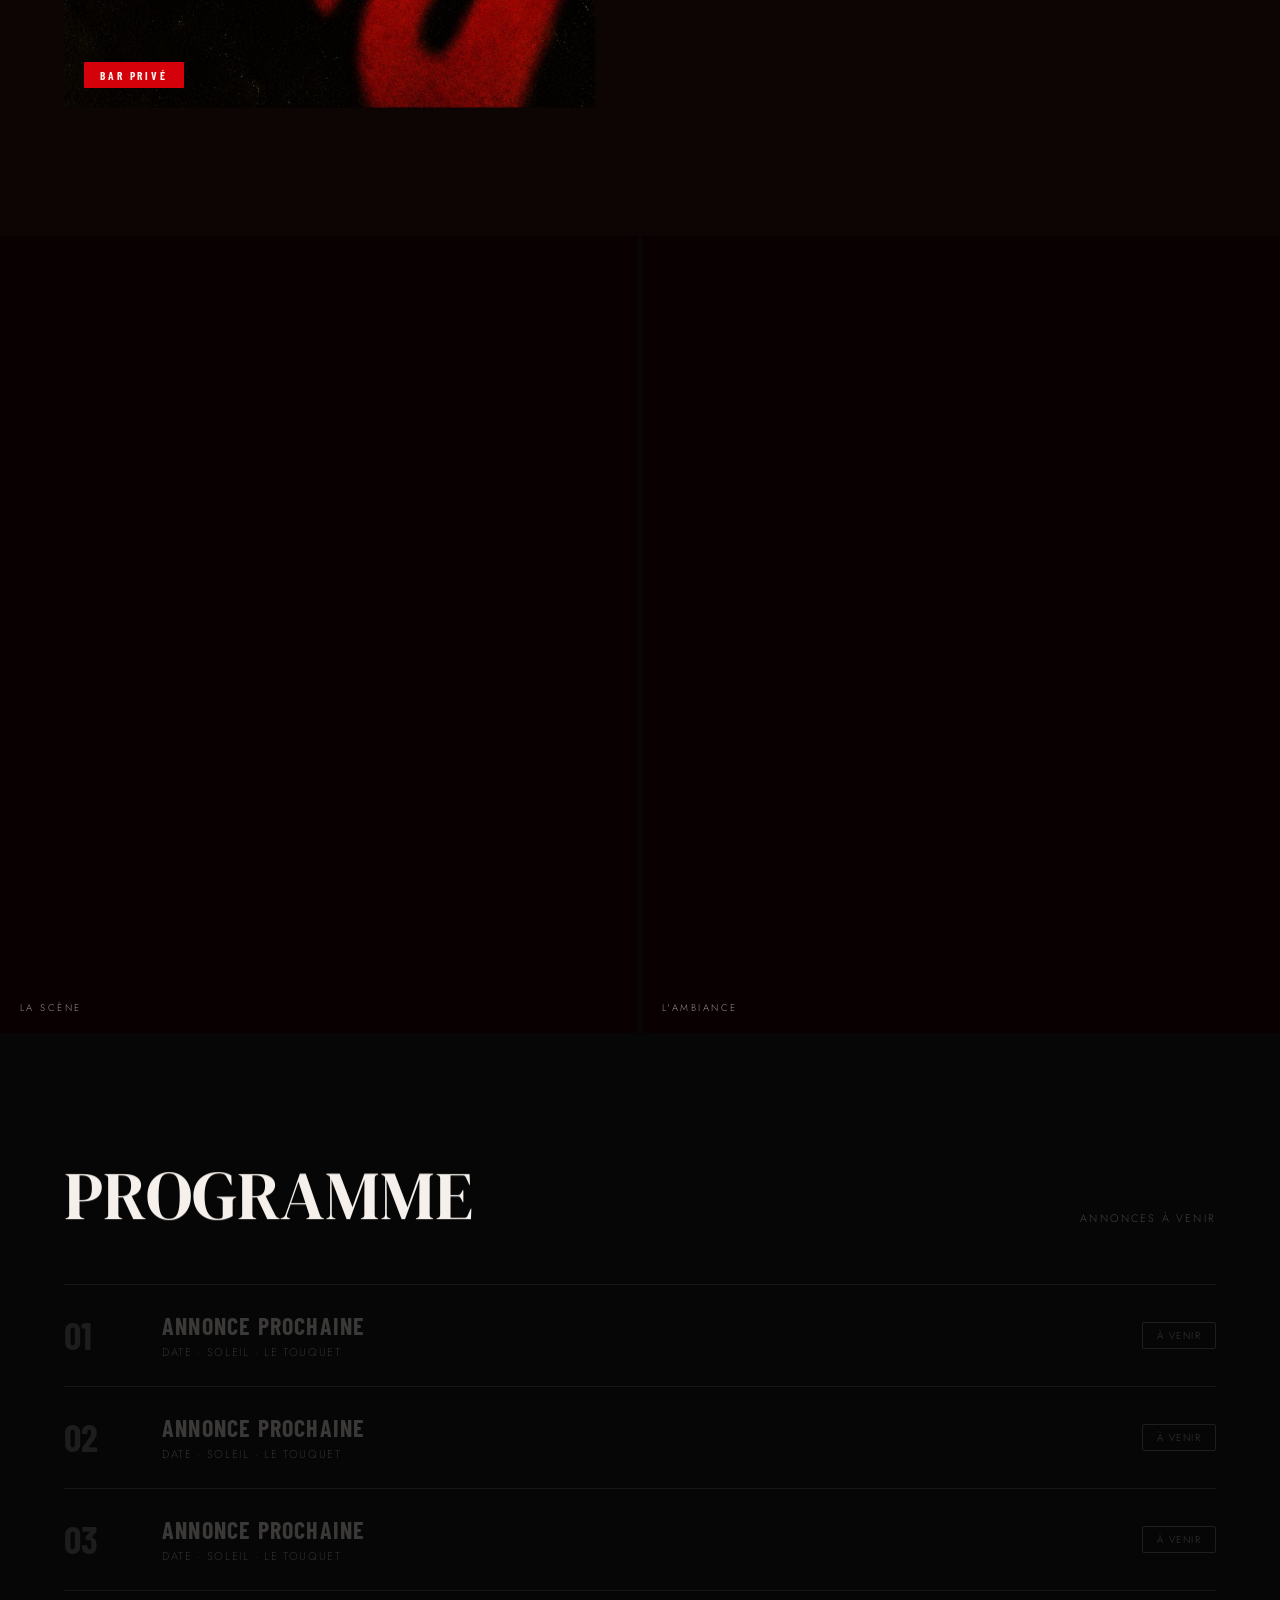
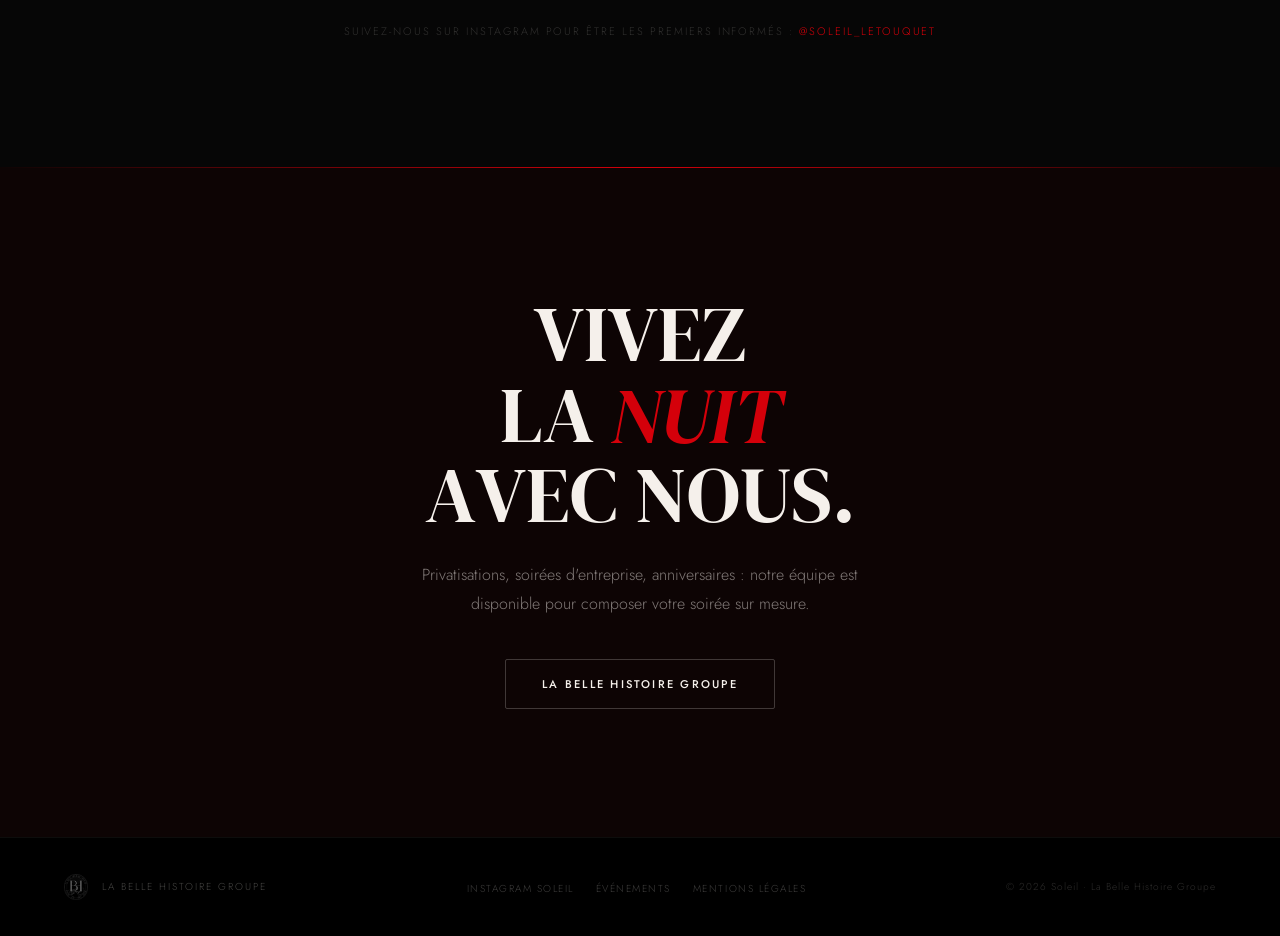
<file: soleil.html>
<!DOCTYPE html>
<html lang="fr">
<head>
  <meta charset="UTF-8" />
  <meta name="viewport" content="width=device-width, initial-scale=1.0" />
  <title>Soleil · Night-club · Le Touquet-Paris-Plage</title>
  <meta name="description" content="Soleil, le night-club de La Belle Histoire Groupe au Touquet-Paris-Plage. Bar privé Chicago. Ouverture prochaine." />
  <meta name="robots" content="noindex, nofollow" />
  <link rel="canonical" href="https://labellehistoiregroupe.com/soleil" />
  <meta property="og:title" content="Soleil · Night-club · Le Touquet" />
  <meta property="og:description" content="Le night-club de La Belle Histoire Groupe. Bar privé Chicago. Ouverture 2026." />
  <meta property="og:image" content="https://websitelabellehistoiregroupe.pages.dev/assets/soleil/crowd.jpg" />
  <link rel="icon" type="image/png" href="assets/logos/lbh-seal.png" />
  <link rel="preconnect" href="https://fonts.googleapis.com">
  <link rel="preconnect" href="https://fonts.gstatic.com" crossorigin>
  <!-- Le fond du hero est le plus gros élément visible à l'ouverture. Déclaré en
       CSS, il n'est découvert qu'une fois la feuille de style analysée : on le
       demande dès la première ligne du document. -->
  <link rel="preload" as="image" href="assets/venues/soleil.jpg" fetchpriority="high">
  <!-- DM Serif Display porte les titres. Comme les lettrages SOLEIL et CHICAGO,
       c'est un caractère à fort contraste et à axe vertical, mais ses déliés
       sont environ deux fois plus épais que ceux d'une didone pure comme Bodoni
       Moda : ces derniers se rompaient et devenaient illisibles sur fond noir
       aux tailles de titre d'un téléphone (33 à 46 px). Barlow Condensed ne
       sert qu'aux petites étiquettes en capitales. -->
  <link href="https://fonts.googleapis.com/css2?family=DM+Serif+Display:ital@0;1&family=Barlow+Condensed:wght@700&family=Jost:wght@300;400;500&display=swap" rel="stylesheet">
  <style>
    *, *::before, *::after { margin: 0; padding: 0; box-sizing: border-box; }

    :root {
      --red:   #D4000A;
      --black: #060606;
      --white: #F5F0EB;
      --ease:  cubic-bezier(0.16, 1, 0.3, 1);
      /* Fonte des titres, calée sur le lettrage du logo.
         Elle n'existe qu'en une seule graisse : ne pas lui demander de gras,
         le navigateur le simulerait en épaississant les traits au hasard. */
      --display: 'DM Serif Display', 'Didot', Georgia, serif;
      /* Réservée aux étiquettes en petites capitales. */
      --label:   'Barlow Condensed', sans-serif;
    }

    html { background: var(--black); color: var(--white); scroll-behavior: smooth; }

    body {
      font-family: 'Jost', sans-serif;
      font-weight: 300;
      background: var(--black);
      overflow-x: hidden;
    }

    /* ── GRAIN ── */
    body::before {
      content: "";
      position: fixed; inset: 0; z-index: 9999;
      background-image: url("data:image/svg+xml,%3Csvg viewBox='0 0 512 512' xmlns='http://www.w3.org/2000/svg'%3E%3Cfilter id='n'%3E%3CfeTurbulence type='fractalNoise' baseFrequency='0.75' numOctaves='4' stitchTiles='stitch'/%3E%3C/filter%3E%3Crect width='100%25' height='100%25' filter='url(%23n)'/%3E%3C/svg%3E");
      opacity: 0.04;
      pointer-events: none;
    }

    /* ── NAV ── */
    .s-nav {
      position: fixed; top: 0; left: 0; right: 0; z-index: 200;
      padding: 22px clamp(24px, 5vw, 60px);
      display: flex; align-items: center; justify-content: space-between;
      transition: background 0.4s, backdrop-filter 0.4s, border-color 0.4s;
      border-bottom: 1px solid transparent;
    }
    .nav-logo {
      font-family: var(--display);
      font-weight: 400; font-size: 1.32rem;
      letter-spacing: 0.24em; text-transform: uppercase;
      color: var(--white); text-decoration: none;
    }
    .nav-links { display: flex; align-items: center; gap: 28px; list-style: none; }
    .nav-links a {
      font-size: 0.68rem; letter-spacing: 0.18em; text-transform: uppercase;
      color: rgba(245,240,235,.5); text-decoration: none;
      transition: color .3s;
    }
    .nav-links a:hover { color: var(--white); }
    .nav-links .cta {
      border: 1px solid rgba(245,240,235,.3);
      padding: 8px 22px; border-radius: 2px;
      color: var(--white) !important;
      transition: background .3s, border-color .3s !important;
    }
    .nav-links .cta:hover { background: var(--white); color: var(--black) !important; }

    /* ── MENU MOBILE ──
       Le bouton n'existe que sous 680px, où la barre est trop étroite pour
       porter les liens. Le panneau est positionné en absolu par rapport à la
       nav : celle-ci porte un translateY, ce qui ferait d'elle le bloc
       conteneur d'un enfant en position fixed, qui se replierait sur elle. */
    .nav-burger {
      display: none; position: relative; z-index: 2;
      width: 36px; height: 36px; margin-right: -8px; padding: 0;
      background: none; border: 0; cursor: pointer;
      -webkit-tap-highlight-color: transparent;
    }
    .nav-burger span {
      position: absolute; left: 7px; right: 7px; height: 1px;
      background: var(--white);
      transition: transform .45s var(--ease);
    }
    .nav-burger span:nth-child(1) { top: 15px; }
    .nav-burger span:nth-child(2) { top: 21px; }
    .s-nav.menu-open .nav-burger span:nth-child(1) { transform: translateY(3px) rotate(45deg); }
    .s-nav.menu-open .nav-burger span:nth-child(2) { transform: translateY(-3px) rotate(-45deg); }

    @media (max-width: 680px) {
      .nav-burger { display: block; }
      .nav-logo { position: relative; z-index: 2; }

      .nav-links {
        position: absolute; top: 0; left: 0; right: 0; z-index: 1;
        height: 100vh; height: 100dvh;
        flex-direction: column; justify-content: center; align-items: center;
        gap: 38px; overflow-y: auto;
        background: rgba(6,6,6,.96);
        backdrop-filter: blur(22px); -webkit-backdrop-filter: blur(22px);
        opacity: 0; visibility: hidden;
        transition: opacity .45s var(--ease), visibility .45s;
      }
      .s-nav.menu-open .nav-links { opacity: 1; visibility: visible; }

      .nav-links li {
        opacity: 0; transform: translateY(14px);
        transition: opacity .5s var(--ease), transform .5s var(--ease);
      }
      .s-nav.menu-open .nav-links li { opacity: 1; transform: none; }
      .s-nav.menu-open .nav-links li:nth-child(1) { transition-delay: .10s; }
      .s-nav.menu-open .nav-links li:nth-child(2) { transition-delay: .17s; }
      .s-nav.menu-open .nav-links li:nth-child(3) { transition-delay: .24s; }

      .nav-links a { font-size: 1.05rem; letter-spacing: .22em; color: var(--white); }
      .nav-links .cta { padding: 14px 40px; margin-top: 6px; }
    }

    /* ── HERO ── */
    .s-hero {
      /* svh plutôt que vh : sur mobile, vh ignore la barre d'adresse, si bien
         que le bas du hero se retrouve hors de l'écran à l'ouverture. */
      height: 100vh; height: 100svh; min-height: 620px;
      position: relative; overflow: hidden;
      display: flex; flex-direction: column;
      align-items: center; justify-content: center;
    }
    .hero-bg {
      position: absolute; inset: -12%;
      background: url('assets/venues/soleil.jpg') center top / cover no-repeat;
      will-change: transform;
    }
    .hero-overlay {
      position: absolute; inset: 0;
      background: linear-gradient(
        to bottom,
        rgba(6,6,6,.6) 0%,
        rgba(6,6,6,.1) 35%,
        rgba(6,6,6,.55) 65%,
        rgba(6,6,6,1) 100%
      );
    }
    .hero-content {
      position: relative; z-index: 2;
      text-align: center; padding: 90px 24px 140px;
    }
    .hero-label {
      display: block; margin-bottom: 10px;
      font-size: .65rem; letter-spacing: .3em; margin-right: -.3em;
      text-transform: uppercase;
      color: var(--red);
      /* Rouge sur une photo rouge : sans halo sombre, la ligne disparaît sur
         les zones claires du cliché, surtout une fois repliée sur deux lignes
         en écran étroit. */
      text-shadow: 0 0 14px rgba(6,6,6,.95), 0 1px 4px rgba(6,6,6,.85);
      opacity: 0; animation: fadeUp 1s var(--ease) .3s forwards;
    }
    .hero-logo {
      display: block;
      width: clamp(220px, 35vw, 520px);
      max-height: 48vh; object-fit: contain;
      margin: 0 auto;
      filter: invert(0) drop-shadow(0 0 60px rgba(212,0,10,.5));
      opacity: 0; animation: fadeUp 1.3s var(--ease) .5s forwards;
    }
    .hero-address {
      margin-top: 10px;
      font-size: .63rem; letter-spacing: .22em; margin-right: -.22em;
      text-transform: uppercase;
      color: rgba(245,240,235,.35);
      opacity: 0; animation: fadeUp 1s var(--ease) 1.1s forwards;
    }
    .hero-sub {
      margin-top: 22px;
      font-size: .68rem; letter-spacing: .25em; margin-right: -.25em;
      text-transform: uppercase;
      color: rgba(245,240,235,.4);
      opacity: 0; animation: fadeUp 1s var(--ease) .95s forwards;
    }
    .hero-scroll {
      position: absolute; bottom: 46px; left: 0; right: 0; z-index: 2;
      display: flex; flex-direction: column; align-items: center; gap: 12px;
      opacity: 0; animation: fadeUp 1s var(--ease) 1.5s forwards;
    }
    .hero-scroll span {
      font-size: .58rem; letter-spacing: .28em; margin-right: -.28em;
      text-transform: uppercase;
      color: rgba(245,240,235,.3);
    }
    .scroll-bar {
      width: 1px; height: 52px;
      background: linear-gradient(to bottom, rgba(245,240,235,.4), transparent);
      animation: pulse-bar 2.2s ease-in-out infinite;
    }
    @keyframes pulse-bar {
      0%,100% { opacity: .5; transform: scaleY(1) translateY(0); }
      50%      { opacity: 1; transform: scaleY(.5) translateY(13px); }
    }
    @keyframes fadeUp {
      from { opacity: 0; transform: translateY(28px); }
      to   { opacity: 1; transform: translateY(0); }
    }

    /* ── MARQUEE ── */
    .s-marquee { background: var(--red); overflow: hidden; padding: 13px 0; }
    .marquee-track {
      display: flex; white-space: nowrap;
      animation: marquee 22s linear infinite;
    }
    .marquee-track span {
      font-family: var(--label);
      font-weight: 700; font-size: .95rem;
      letter-spacing: .22em; text-transform: uppercase;
      color: #000; flex-shrink: 0; padding-right: 0;
    }
    @keyframes marquee {
      from { transform: translateX(0); }
      to   { transform: translateX(-33.333%); }
    }

    /* ── LAYOUT HELPERS ── */
    .section { padding: clamp(80px,10vw,140px) clamp(24px,5vw,80px); }
    .container-s { max-width: 1320px; margin: 0 auto; }

    /* ── REVEAL ANIMATIONS ── */
    .reveal-block { overflow: hidden; display: block; }
    .reveal-block .inner {
      display: block;
      transform: translateY(108%);
      transition: transform 1s var(--ease);
    }
    .reveal-block.revealed .inner { transform: translateY(0); }

    .fade-in {
      opacity: 0; transform: translateY(28px);
      transition: opacity .9s var(--ease), transform .9s var(--ease);
    }
    .fade-in.revealed { opacity: 1; transform: translateY(0); }

    /* ── SPLIT TEXT (lignes masquées + lettres décalées) ── */
    .ln    { display: block; overflow: hidden; padding-bottom: .04em; }
    .ln-in { display: block; }
    .ch {
      display: inline-block;
      transform: translateY(112%);
      transition: transform .95s var(--ease);
      will-change: transform;
    }
    .revealed .ch { transform: translateY(0); }
    .reveal-block.is-split { overflow: visible; }
    .reveal-block.is-split .inner { transform: none; transition: none; }

    /* ── BARRE DE PROGRESSION ── */
    .scroll-progress {
      position: fixed; top: 0; left: 0; right: 0; height: 2px; z-index: 300;
      background: var(--red);
      transform: scaleX(0); transform-origin: 0 50%;
      pointer-events: none;
    }

    /* ── NAV AUTO-HIDE ── */
    .s-nav { transform: translateY(0); transition: background .4s, backdrop-filter .4s, border-color .4s, transform .55s var(--ease); }
    .s-nav.nav-hidden { transform: translateY(-101%); }
    .nav-links a:not(.cta) { position: relative; }
    .nav-links a:not(.cta)::after {
      content: ""; position: absolute; left: 0; right: 0; bottom: -5px; height: 1px;
      background: currentColor;
      transform: scaleX(0); transform-origin: 100% 50%;
      transition: transform .45s var(--ease);
    }
    .nav-links a:not(.cta):hover::after { transform: scaleX(1); transform-origin: 0 50%; }

    /* ── DÉVOILEMENT DES IMAGES (masque + settle) ── */
    .reveal-img {
      clip-path: inset(0 0 101% 0);
      transition: clip-path 1.25s var(--ease);
    }
    .reveal-img.revealed { clip-path: inset(0 0 0 0); }
    .reveal-img img {
      transform: scale(1.18);
      transition: transform 1.7s var(--ease);
    }
    .reveal-img.revealed img { transform: scale(1); }

    /* ── BOUTON : REMPLISSAGE PAR LE BAS ── */
    .btn-o { position: relative; overflow: hidden; z-index: 0; }
    .btn-o::before {
      content: ""; position: absolute; inset: 0; z-index: -1;
      background: var(--white);
      transform: translateY(101%);
      transition: transform .55s var(--ease);
    }
    .btn-o:hover::before { transform: translateY(0); }

    /* ── MANIFESTE ── */
    .s-manifeste { background: var(--black); }
    .manifeste-grid {
      display: grid; grid-template-columns: 1fr 1fr;
      gap: clamp(40px,7vw,100px); align-items: center;
    }
    .manifeste-big {
      font-family: var(--display);
      font-weight: 400;
      font-size: clamp(46px, 6.2vw, 92px);
      line-height: .98; text-transform: uppercase; color: var(--white);
    }
    .manifeste-big em { font-style: italic; color: var(--red); }
    .manifeste-right { display: flex; flex-direction: column; gap: 20px; }
    .eyebrow {
      font-size: .63rem; letter-spacing: .32em; text-transform: uppercase;
      color: var(--red);
    }
    .body-text {
      font-size: 1rem; line-height: 1.8;
      color: rgba(245,240,235,.58); max-width: 440px;
    }
    .badge {
      display: inline-block;
      border: 1px solid var(--red); color: var(--red);
      font-size: .62rem; letter-spacing: .25em; text-transform: uppercase;
      padding: 7px 18px; border-radius: 2px; width: fit-content;
    }

    /* ── SHOWCASE PLEINE LARGEUR ── */
    .s-showcase {
      position: relative; height: 94vh; min-height: 520px;
      overflow: hidden; display: flex; align-items: flex-end;
    }
    .showcase-bg {
      position: absolute; inset: -12%;
      background: url('assets/soleil/crowd.jpg') center 72% / cover no-repeat;
      will-change: transform;
    }
    .showcase-overlay {
      position: absolute; inset: 0;
      background:
        linear-gradient(to right, rgba(6,6,6,.88) 0%, rgba(6,6,6,.3) 42%, transparent 68%),
        linear-gradient(to bottom, rgba(6,6,6,.92) 0%, rgba(6,6,6,.1) 32%, rgba(6,6,6,.92) 100%);
    }
    .showcase-caption {
      position: relative; z-index: 2;
      padding: 0 clamp(24px,5vw,80px) clamp(50px,7vw,90px);
      max-width: 780px;
    }
    .showcase-quote {
      font-family: var(--display); font-weight: 400;
      font-size: clamp(33px, 4.4vw, 68px); line-height: 1.02;
      text-transform: uppercase; color: var(--white);
    }
    .showcase-quote em { font-style: italic; color: var(--red); }
    .showcase-sub {
      margin-top: 16px;
      font-size: .66rem; letter-spacing: .24em; text-transform: uppercase;
      color: rgba(245,240,235,.42);
    }

    /* ── GALERIE ── */
    .gallery-grid { display: grid; grid-template-columns: 1fr 1fr; gap: 4px; }
    .gallery-item {
      position: relative; overflow: hidden; aspect-ratio: 4/5; background: #0b0000;
    }
    .gallery-item img {
      width: 100%; height: 100%; object-fit: cover; display: block;
      transition: transform 1.4s var(--ease);
    }
    .gallery-item::after {
      content: ""; position: absolute; inset: 0;
      background: rgba(6,6,6,.28); transition: background .7s var(--ease);
      pointer-events: none;
    }
    .gallery-item.revealed:hover img { transform: scale(1.06); }
    .gallery-item:hover::after { background: rgba(6,6,6,0); }
    .gallery-caption {
      position: absolute; bottom: 18px; left: 20px; z-index: 2;
      font-size: .6rem; letter-spacing: .26em; text-transform: uppercase;
      color: rgba(245,240,235,.6);
    }

    /* ── TICKER ── */
    .s-ticker {
      overflow: hidden;
      border-top: 1px solid rgba(245,240,235,.05);
      border-bottom: 1px solid rgba(245,240,235,.05);
    }
    .ticker-inner {
      font-family: var(--display);
      font-weight: 400;
      font-size: clamp(62px, 10vw, 148px);
      line-height: 1; text-transform: uppercase;
      color: transparent;
      -webkit-text-stroke: 1px rgba(245,240,235,.1);
      white-space: nowrap; padding: 16px 0;
      display: block; width: max-content;
      animation: ticker 24s linear infinite;
    }
    @keyframes ticker {
      from { transform: translateX(0); }
      to   { transform: translateX(-50%); }
    }

    /* ── CHICAGO ── */
    .s-chicago {
      background: #0d0404; position: relative; overflow: hidden;
    }
    .s-chicago::before {
      content: ""; position: absolute; top: 0; left: 0; right: 0; height: 1px;
      background: linear-gradient(to right, transparent, var(--red), transparent);
    }
    .chicago-grid {
      display: grid; grid-template-columns: 1fr 1fr;
      gap: clamp(40px,7vw,100px); align-items: center;
    }
    .chicago-visual {
      position: relative; aspect-ratio: 4/5;
      overflow: hidden; border-radius: 2px;
    }
    .chicago-photo {
      width: 100%; height: 100%; object-fit: cover; display: block;
      transition: transform 1.4s var(--ease);
    }
    .chicago-visual.revealed:hover .chicago-photo { transform: scale(1.05); }
    .chicago-badge {
      position: absolute; bottom: 20px; left: 20px;
      background: var(--red); color: var(--white);
      font-family: var(--label);
      font-weight: 700; font-size: .72rem; letter-spacing: .25em;
      text-transform: uppercase; padding: 6px 16px; border-radius: 1px;
    }
    .chicago-content { display: flex; flex-direction: column; gap: 22px; }
    .chicago-title { line-height: 0; }
    .chicago-logo {
      display: block; width: clamp(300px, 50vw, 620px); max-width: 100%; height: auto;
      filter: brightness(0) invert(1) drop-shadow(0 0 70px rgba(212,0,10,.35));
    }

    /* ── PROGRAMME ── */
    .s-programme { background: var(--black); }
    .programme-head {
      display: flex; align-items: flex-end; justify-content: space-between;
      margin-bottom: 52px; flex-wrap: wrap; gap: 20px;
    }
    .programme-h2 {
      font-family: var(--display);
      font-weight: 400; font-size: clamp(42px, 5.4vw, 78px);
      line-height: .98; text-transform: uppercase; color: var(--white);
    }
    .programme-hint {
      font-size: .68rem; letter-spacing: .2em; text-transform: uppercase;
      color: rgba(245,240,235,.25); padding-bottom: 6px;
    }
    .prog-list {
      border-top: 1px solid rgba(245,240,235,.07);
      display: flex; flex-direction: column;
    }
    .prog-row {
      position: relative;
      display: grid; grid-template-columns: 70px 1fr auto;
      gap: 28px; align-items: center;
      padding: 26px 0;
      border-bottom: 1px solid rgba(245,240,235,.07);
      opacity: 0; transform: translateY(26px);
      transition: background .3s, opacity .8s var(--ease), transform .8s var(--ease);
    }
    .prog-row:hover { background: rgba(212,0,10,.04); }
    .prog-row::after {
      content: ""; position: absolute; left: 0; bottom: -1px; height: 1px; right: 0;
      background: var(--red);
      transform: scaleX(0); transform-origin: 0 50%;
      transition: transform .65s var(--ease);
    }
    .prog-row:hover::after { transform: scaleX(1); }
    .prog-list.revealed .prog-row { opacity: 1; transform: translateY(0); }
    .prog-list.revealed .prog-row:nth-child(1) { transition-delay: .05s, .05s, .05s; }
    .prog-list.revealed .prog-row:nth-child(2) { transition-delay: .05s, .17s, .17s; }
    .prog-list.revealed .prog-row:nth-child(3) { transition-delay: .05s, .29s, .29s; }
    .prog-row .prog-num,
    .prog-row .prog-name { transition: color .4s; }
    .prog-row:hover .prog-num  { color: rgba(212,0,10,.45); }
    .prog-row:hover .prog-name { color: rgba(245,240,235,.5); }
    .prog-num {
      font-family: var(--label);
      font-size: 2.4rem; font-weight: 700;
      color: rgba(245,240,235,.1); line-height: 1;
    }
    .prog-info { display: flex; flex-direction: column; gap: 4px; }
    .prog-name {
      font-family: var(--label);
      font-weight: 700; font-size: 1.5rem; text-transform: uppercase;
      color: rgba(245,240,235,.22); letter-spacing: .05em;
    }
    .prog-detail {
      font-size: .7rem; letter-spacing: .15em; text-transform: uppercase;
      color: rgba(245,240,235,.18);
    }
    .prog-pill {
      font-size: .62rem; letter-spacing: .15em; text-transform: uppercase;
      border: 1px solid rgba(245,240,235,.1); color: rgba(245,240,235,.2);
      padding: 5px 14px; border-radius: 2px;
    }
    .prog-notice {
      margin-top: 32px; text-align: center;
      font-size: .68rem; letter-spacing: .18em; text-transform: uppercase;
      color: rgba(245,240,235,.18);
    }
    .prog-notice a { color: var(--red); text-decoration: none; transition: color .3s; }
    .prog-notice a:hover { color: #ff0012; }

    /* ── CONTACT ── */
    .s-contact {
      background: #0d0404; position: relative; overflow: hidden;
      text-align: center;
    }
    .s-contact::before {
      content: ""; position: absolute; top: 0; left: 0; right: 0; height: 1px;
      background: linear-gradient(to right, transparent, var(--red), transparent);
    }
    .contact-h2 {
      font-family: var(--display);
      font-weight: 400; font-size: clamp(42px, 6.2vw, 90px);
      line-height: .98; text-transform: uppercase; color: var(--white);
      margin-bottom: 24px;
    }
    .contact-h2 em { font-style: italic; color: var(--red); }
    .contact-p {
      font-size: 1rem; line-height: 1.8;
      color: rgba(245,240,235,.5);
      max-width: 500px; margin: 0 auto 40px;
    }
    .btn-group { display: flex; gap: 14px; justify-content: center; flex-wrap: wrap; }
    .btn-r {
      display: inline-flex; align-items: center; gap: 10px;
      background: var(--red); color: var(--white);
      font-family: 'Jost', sans-serif; font-size: .7rem;
      font-weight: 500; letter-spacing: .2em; text-transform: uppercase;
      text-decoration: none; padding: 16px 36px; border-radius: 2px;
      transition: background .3s, transform .3s;
    }
    .btn-r:hover { background: #ff0012; transform: translateY(-2px); }
    .btn-o {
      display: inline-flex; align-items: center; gap: 10px;
      border: 1px solid rgba(245,240,235,.22); color: var(--white);
      font-family: 'Jost', sans-serif; font-size: .7rem;
      font-weight: 500; letter-spacing: .2em; text-transform: uppercase;
      text-decoration: none; padding: 16px 36px; border-radius: 2px;
      transition: border-color .3s, background .3s, transform .3s;
    }
    .btn-o:hover {
      border-color: var(--white);
      color: var(--black);
      transform: translateY(-2px);
    }

    /* ── FOOTER ── */
    .s-footer {
      background: #000; padding: 36px clamp(24px,5vw,80px);
      display: flex; align-items: center; justify-content: space-between;
      flex-wrap: wrap; gap: 16px;
      border-top: 1px solid rgba(245,240,235,.05);
    }
    .footer-brand {
      display: flex; align-items: center; gap: 14px; text-decoration: none;
    }
    /* width auto est indispensable : l'attribut width du balisage servirait
       sinon de base de calcul en flexbox et étirerait le sceau. */
    .footer-brand img { height: 26px; width: auto; opacity: .4; filter: invert(1); }
    .footer-brand span {
      font-size: .63rem; letter-spacing: .2em; text-transform: uppercase;
      color: rgba(245,240,235,.28);
    }
    .footer-nav { display: flex; gap: 22px; list-style: none; }
    .footer-nav a {
      font-size: .63rem; letter-spacing: .15em; text-transform: uppercase;
      color: rgba(245,240,235,.25); text-decoration: none; transition: color .3s;
    }
    .footer-nav a:hover { color: var(--white); }
    .footer-copy { font-size: .63rem; letter-spacing: .1em; color: rgba(245,240,235,.18); }

    /* ── RESPONSIVE ── */
    @media (max-width: 768px) {
      .manifeste-grid,
      .chicago-grid { grid-template-columns: 1fr; gap: 34px; }
      .gallery-grid { grid-template-columns: 1fr; }
      .s-showcase { height: 74vh; min-height: 460px; }
      .showcase-bg { background-size: 190% auto; background-position: center 85%; }
      .prog-row { grid-template-columns: 50px 1fr; }
      .prog-pill { display: none; }
      .s-footer { flex-direction: column; align-items: flex-start; }
    }
  </style>
</head>
<body>

  <div class="scroll-progress" id="scroll-progress"></div>

  <!-- NAV -->
  <nav class="s-nav" id="s-nav">
    <a class="nav-logo" href="soleil.html">Soleil</a>
    <button class="nav-burger" id="nav-burger" type="button"
            aria-label="Ouvrir le menu" aria-expanded="false" aria-controls="nav-links">
      <span></span><span></span>
    </button>
    <ul class="nav-links" id="nav-links">
      <li><a href="#chicago">Chicago</a></li>
      <li><a href="#programme">Programme</a></li>
      <li><a href="#contact" class="cta">Réserver</a></li>
    </ul>
  </nav>

  <!-- HERO -->
  <section class="s-hero">
    <div class="hero-bg" id="hero-bg"></div>
    <div class="hero-overlay"></div>
    <div class="hero-content">
      <span class="hero-label">Le Touquet-Paris-Plage · Night-club</span>
      <img src="assets/logos/logo-soleil.png" alt="Soleil" class="hero-logo"
           width="848" height="1200" fetchpriority="high" decoding="async" />
      <p class="hero-sub">By La Belle Histoire Groupe</p>
      <p class="hero-address">26 rue Saint-Jean · 62520 Le Touquet-Paris-Plage</p>
    </div>
    <div class="hero-scroll">
      <div class="scroll-bar"></div>
      <span>Découvrir</span>
    </div>
  </section>

  <!-- MARQUEE ROUGE -->
  <div class="s-marquee" aria-hidden="true">
    <div class="marquee-track">
      <span>SOLEIL &nbsp;·&nbsp; NIGHT-CLUB &nbsp;·&nbsp; LE TOUQUET &nbsp;·&nbsp; CHICAGO &nbsp;·&nbsp; PROCHAINEMENT &nbsp;·&nbsp; LA BELLE HISTOIRE &nbsp;·&nbsp; </span>
      <span>SOLEIL &nbsp;·&nbsp; NIGHT-CLUB &nbsp;·&nbsp; LE TOUQUET &nbsp;·&nbsp; CHICAGO &nbsp;·&nbsp; PROCHAINEMENT &nbsp;·&nbsp; LA BELLE HISTOIRE &nbsp;·&nbsp; </span>
      <span>SOLEIL &nbsp;·&nbsp; NIGHT-CLUB &nbsp;·&nbsp; LE TOUQUET &nbsp;·&nbsp; CHICAGO &nbsp;·&nbsp; PROCHAINEMENT &nbsp;·&nbsp; LA BELLE HISTOIRE &nbsp;·&nbsp; </span>
    </div>
  </div>

  <!-- MANIFESTE -->
  <section class="section s-manifeste">
    <div class="container-s">
      <div class="manifeste-grid">
        <div>
          <div class="reveal-block">
            <p class="manifeste-big inner">La nuit<br><em>commence</em><br>ici.</p>
          </div>
        </div>
        <div class="manifeste-right">
          <span class="eyebrow fade-in">Notre vision</span>
          <p class="body-text fade-in">Soleil est une invitation à vivre la nuit autrement. Un lieu où l'énergie collective se transforme en quelque chose d'unique, porté par une programmation musicale exigeante, une scénographie immersive et l'hospitalité signature de La Belle Histoire Groupe.</p>
          <p class="body-text fade-in">Au Touquet-Paris-Plage, à quelques pas de la digue, Soleil ouvre ses portes prochainement.</p>
          <div class="badge fade-in">Ouverture 2026</div>
        </div>
      </div>
    </div>
  </section>

  <!-- SHOWCASE -->
  <section class="s-showcase" id="s-showcase">
    <div class="showcase-bg" id="showcase-bg"></div>
    <div class="showcase-overlay"></div>
    <div class="showcase-caption">
      <div class="reveal-block">
        <p class="showcase-quote inner">Une salle.<br>Un <em>son</em>.<br>Une nuit.</p>
      </div>
      <p class="showcase-sub fade-in">Programmation live &amp; DJ sets · Le Touquet-Paris-Plage</p>
    </div>
  </section>

  <!-- TICKER -->
  <div class="s-ticker" aria-hidden="true">
    <span class="ticker-inner">SOLEIL · SOLEIL · SOLEIL · SOLEIL · SOLEIL · SOLEIL · SOLEIL · SOLEIL · SOLEIL · SOLEIL · SOLEIL · SOLEIL ·&nbsp;SOLEIL · SOLEIL · SOLEIL · SOLEIL · SOLEIL · SOLEIL · SOLEIL · SOLEIL · SOLEIL · SOLEIL · SOLEIL · SOLEIL ·&nbsp;</span>
  </div>

  <!-- CHICAGO -->
  <section class="section s-chicago" id="chicago">
    <div class="container-s">
      <div class="chicago-grid">
        <div class="chicago-visual reveal-img">
          <img src="assets/soleil/chicago.jpg" alt="Chicago, le bar privé de Soleil" class="chicago-photo"
               width="1440" height="1800" loading="lazy" decoding="async" />
          <span class="chicago-badge">Bar Privé</span>
        </div>
        <div class="chicago-content">
          <div class="reveal-block">
            <span class="eyebrow inner">À l'intérieur de Soleil</span>
          </div>
          <h2 class="chicago-title reveal-img">
            <img class="chicago-logo" src="assets/soleil/chicago-logo.png" alt="Chicago"
                 width="2092" height="340" loading="lazy" decoding="async" />
          </h2>
          <p class="body-text fade-in">Niché au cœur de Soleil, Chicago est le bar privé réservé à ceux qui cherchent quelque chose au-delà de la nuit ordinaire. Un espace intime, une sélection de spiritueux pointue, et une atmosphère à part, entre le club et le salon.</p>
          <p class="body-text fade-in" style="margin-top:4px">Sur invitation ou sur réservation. Pour les nuits qui méritent un cadre d'exception.</p>
        </div>
      </div>
    </div>
  </section>

  <!-- GALERIE -->
  <section class="s-gallery">
    <div class="gallery-grid">
      <figure class="gallery-item reveal-img">
        <img src="assets/soleil/curtain.jpg" alt="Scénographie lumineuse de Soleil"
             width="1200" height="1200" loading="lazy" decoding="async" />
        <figcaption class="gallery-caption">La scène</figcaption>
      </figure>
      <figure class="gallery-item reveal-img">
        <img src="assets/soleil/lounge.jpg" alt="Ambiance du club Soleil"
             width="1200" height="1800" loading="lazy" decoding="async" />
        <figcaption class="gallery-caption">L'ambiance</figcaption>
      </figure>
    </div>
  </section>

  <!-- PROGRAMME -->
  <section class="section s-programme" id="programme">
    <div class="container-s">
      <div class="programme-head">
        <div class="reveal-block">
          <h2 class="programme-h2 inner">Programme</h2>
        </div>
        <span class="programme-hint fade-in">Annonces à venir</span>
      </div>
      <div class="prog-list">
        <div class="prog-row">
          <span class="prog-num">01</span>
          <div class="prog-info">
            <span class="prog-name">Annonce prochaine</span>
            <span class="prog-detail">Date · Soleil · Le Touquet</span>
          </div>
          <span class="prog-pill">À venir</span>
        </div>
        <div class="prog-row">
          <span class="prog-num">02</span>
          <div class="prog-info">
            <span class="prog-name">Annonce prochaine</span>
            <span class="prog-detail">Date · Soleil · Le Touquet</span>
          </div>
          <span class="prog-pill">À venir</span>
        </div>
        <div class="prog-row">
          <span class="prog-num">03</span>
          <div class="prog-info">
            <span class="prog-name">Annonce prochaine</span>
            <span class="prog-detail">Date · Soleil · Le Touquet</span>
          </div>
          <span class="prog-pill">À venir</span>
        </div>
      </div>
      <p class="prog-notice fade-in">Suivez-nous sur Instagram pour être les premiers informés : <a href="https://www.instagram.com/soleil_letouquet/" target="_blank" rel="noopener">@soleil_letouquet</a></p>
    </div>
  </section>

  <!-- CONTACT -->
  <section class="section s-contact" id="contact">
    <div class="container-s">
      <div class="reveal-block" style="text-align:center">
        <h2 class="contact-h2 inner">Vivez<br>la <em>nuit</em><br>avec nous.</h2>
      </div>
      <p class="contact-p fade-in">Privatisations, soirées d'entreprise, anniversaires : notre équipe est disponible pour composer votre soirée sur mesure.</p>
      <div class="btn-group fade-in">
        <a href="index.html" class="btn-o">La Belle Histoire Groupe</a>
      </div>
    </div>
  </section>

  <!-- FOOTER -->
  <footer class="s-footer">
    <a class="footer-brand" href="index.html">
      <img src="assets/logos/lbh-seal.png" alt="La Belle Histoire Groupe"
           width="292" height="320" loading="lazy" decoding="async" />
      <span>La Belle Histoire Groupe</span>
    </a>
    <ul class="footer-nav">
      <li><a href="https://www.instagram.com/soleil_letouquet/" target="_blank" rel="noopener">Instagram Soleil</a></li>
      <li><a href="evenements.html">Événements</a></li>
      <li><a href="mentions-legales.html">Mentions légales</a></li>
    </ul>
    <span class="footer-copy">© 2026 Soleil · La Belle Histoire Groupe</span>
  </footer>

  <script>
    /* Une image qui échoue laisse un cadre vide et son texte de remplacement à
       la place du logo. Le serveur, lui, répond bien : l'échec vient du réseau,
       d'un cadre Wix lent à démarrer ou d'un onglet réveillé trop tôt. Chrome
       garde alors l'échec en mémoire pour toute la vie de la page, et l'image
       ne repart jamais d'elle-même.

       On lui redonne donc une chance, deux secondes plus tard, avec une adresse
       légèrement différente : sans ce détail la requête ne serait pas rejouée.
       Deux essais, puis on s'arrête. Quand tout va bien, ce code ne fait rien. */
    (function () {
      var ESSAIS = 2;
      function reessayer(img) {
        // Une img encore vide pointe sur la page elle-même : la relancer ferait
        // télécharger le HTML en guise de photo.
        var attr = img.getAttribute('src');
        if (!attr || !attr.trim()) return;
        var n = +(img.dataset.reessais || 0);
        if (n >= ESSAIS) return;
        img.dataset.reessais = n + 1;
        var base = img.src.split('#')[0].replace(/[?&]_r=\d+/, '');
        setTimeout(function () {
          img.src = base + (base.indexOf('?') < 0 ? '?' : '&') + '_r=' + (n + 1);
        }, 2000 * (n + 1));
      }
      document.querySelectorAll('img').forEach(function (img) {
        img.addEventListener('error', function () { reessayer(img); });
        // L'erreur a pu survenir avant que l'écouteur soit posé.
        if (img.complete && img.naturalWidth === 0) reessayer(img);
      });
    })();
  </script>

  <script src="soleil-engine.js"></script>
  <script>initSoleil(document, document.body);</script>
</body>
</html>
</file>
<file: styles.css>
/* =========================================================
   LA BELLE HISTOIRE GROUPE — Design System
   Palette & direction artistique d'après moodboard
   ========================================================= */

:root {
  /* Palette moodboard */
  --creme:      #F6F1E7;
  --creme-2:    #EFE6D5;
  --creme-3:    #E8DDC6;
  --sable:      #D8C7A6;
  --sable-deep: #C2AC82;
  --chocolat:   #2B1B14;
  --chocolat-2: #3A2519;
  --ink:        #1A1009;
  --vert:       #1F4A3C;
  --vert-deep:  #163528;
  --bordeaux:   #8B1F1F;
  --bordeaux-2: #6E1717;
  --cuivre:     #B87333;
  --cuivre-2:   #9C5E25;

  --line:       rgba(43, 27, 20, 0.16);
  --line-strong:rgba(43, 27, 20, 0.32);
  --line-light: rgba(246, 241, 231, 0.18);

  /* Typo */
  --serif: "Playfair Display", Georgia, serif;
  --body:  "Cormorant Garamond", Georgia, serif;
  --sans:  "Jost", "Helvetica Neue", Arial, sans-serif;

  --maxw: 1440px;
  --ease: cubic-bezier(.22,.61,.36,1);
}

/* ---------- Reset ---------- */
*, *::before, *::after { box-sizing: border-box; margin: 0; padding: 0; }
html { scroll-behavior: smooth; -webkit-text-size-adjust: 100%; background: var(--creme); overflow-x: hidden; max-width: 100%; }
body {
  background: var(--creme);
  color: var(--chocolat);
  font-family: var(--sans);
  font-size: 16px;
  line-height: 1.6;
  -webkit-font-smoothing: antialiased;
  overflow-x: hidden;
}
img { max-width: 100%; display: block; }
a { color: inherit; text-decoration: none; }
button { font-family: inherit; cursor: pointer; border: none; background: none; color: inherit; }

/* Grain overlay global */
body::before {
  content: "";
  position: fixed; inset: 0;
  pointer-events: none; z-index: 9000;
  opacity: .04; mix-blend-mode: multiply;
  background-image: url("data:image/svg+xml,%3Csvg xmlns='http://www.w3.org/2000/svg' width='180' height='180'%3E%3Cfilter id='n'%3E%3CfeTurbulence type='fractalNoise' baseFrequency='0.85' numOctaves='3'/%3E%3C/filter%3E%3Crect width='100%25' height='100%25' filter='url(%23n)'/%3E%3C/svg%3E");
}

/* ---------- Typo helpers ---------- */
.label {
  font-family: var(--sans);
  font-size: .68rem;
  font-weight: 500;
  letter-spacing: .32em;
  text-transform: uppercase;
}
.serif { font-family: var(--serif); }
.editorial { font-family: var(--body); font-size: 1.32rem; line-height: 1.5; }

h1,h2,h3 { font-family: var(--serif); font-weight: 500; line-height: 1.04; letter-spacing: -.01em; }

.container { width: 100%; max-width: var(--maxw); margin: 0 auto; padding: 0 clamp(24px, 4vw, 80px); }

/* Section index tag */
.sec-index {
  display: inline-flex; align-items: center; gap: 14px;
  color: var(--cuivre-2);
}
.sec-index::before { content: ""; width: 38px; height: 1px; background: currentColor; opacity:.6; }

/* ---------- Buttons ---------- */
.btn {
  display: inline-flex; align-items: center; gap: 10px;
  font-family: var(--sans); font-size: .72rem; font-weight: 500;
  letter-spacing: .22em; text-transform: uppercase;
  padding: 15px 28px; border-radius: 2px;
  transition: all .4s var(--ease);
  border: 1px solid transparent;
}
.btn-dark { background: var(--chocolat); color: var(--creme); }
.btn-dark:hover { background: var(--ink); transform: translateY(-2px); }
.btn-ghost { border-color: var(--line-strong); color: var(--chocolat); }
.btn-ghost:hover { background: var(--chocolat); color: var(--creme); }
.btn-light { border-color: var(--line-light); color: var(--creme); }
.btn-light:hover { background: var(--creme); color: var(--chocolat); }
.btn-arrow::after { content: "→"; font-size: .9rem; transition: transform .4s var(--ease); }
.btn:hover .btn-arrow::after, .btn-arrow:hover::after { transform: translateX(5px); }

/* =========================================================
   HEADER / NAV
   ========================================================= */
.site-header {
  position: fixed; top: 0; left: 0; right: 0; z-index: 1000;
  transition: all .5s var(--ease);
  padding: 22px 0;
}
.site-header.scrolled {
  background: rgba(246,241,231,.92);
  backdrop-filter: blur(14px);
  padding: 14px 0;
  box-shadow: 0 1px 0 var(--line);
}
.nav { display: grid; grid-template-columns: 1fr auto 1fr; align-items: center; gap: 0 12px; }
.nav-links { display: flex; gap: 22px; list-style: none; align-items: center; flex-wrap: nowrap; }
.nav-links.right { justify-content: flex-end; }
.nav-links a {
  font-size: .66rem; letter-spacing: .14em; text-transform: uppercase; font-weight: 400;
  position: relative; padding: 6px 0; transition: color .3s; white-space: nowrap;
}
.nav-links a::after {
  content: ""; position: absolute; left: 0; bottom: 0; width: 0; height: 1px;
  background: var(--cuivre); transition: width .4s var(--ease);
}
.nav-links a:hover::after { width: 100%; }

/* Brand wordmark */
.brand { text-align: center; line-height: 1; display: inline-flex; flex-direction: column; align-items: center; }
.brand-seal {
  height: 46px; width: auto; margin-bottom: 5px; display: block;
  transition: filter .5s var(--ease), height .5s var(--ease);
}
.site-header.scrolled .brand-seal { height: 38px; }
.brand .word { font-family: var(--serif); font-size: .9rem; letter-spacing: .26em; text-transform: uppercase; }
.header-light .nav-links a,
.header-light .brand { color: var(--creme); }
/* Sceau noir sur fond transparent → blanc sur en-tête sombre, foncé une fois scrollé */
.header-light .brand-seal { filter: brightness(0) invert(1); }
.header-light.scrolled .brand-seal { filter: none; }
.header-light.scrolled .nav-links a,
.header-light.scrolled .brand { color: var(--chocolat); }

.burger {
  display: none; flex-direction: column; gap: 5px; padding: 10px;
  background: none; border: none; cursor: pointer; z-index: 1600;
  position: relative; touch-action: manipulation; -webkit-tap-highlight-color: transparent;
}
.burger span {
  width: 24px; height: 1.5px; background: currentColor;
  display: block; transition: transform .3s var(--ease), opacity .3s;
  transform-origin: center;
}
/* Burger → croix quand ouvert */
.burger.open span:nth-child(1) { transform: translateY(6.5px) rotate(45deg); }
.burger.open span:nth-child(2) { opacity: 0; transform: scaleX(0); }
.burger.open span:nth-child(3) { transform: translateY(-6.5px) rotate(-45deg); }
.burger-extra { display: none; }

/* Back to top */
.back-top {
  position: fixed; bottom: 48px; right: 20px; z-index: 9999;
  width: 48px; height: 48px; border-radius: 50%;
  background: var(--cuivre); color: #fff;
  border: none;
  box-shadow: 0 4px 20px rgba(43,27,20,.5);
  font-size: 1.2rem; font-weight: 600; line-height: 1; cursor: pointer;
  display: flex; align-items: center; justify-content: center;
  transition: background .2s, box-shadow .2s, transform .2s;
}
.back-top:hover { background: var(--chocolat); box-shadow: 0 6px 28px rgba(43,27,20,.6); transform: translateY(-2px); }
/* Fallback sticky pour contexte iframe sans scroll interne */
@supports not (position: fixed) {
  .back-top { position: sticky; }
}

/* =========================================================
   HERO
   ========================================================= */
.hero {
  position: relative; min-height: 100vh; display: flex; align-items: flex-end;
  background:
    radial-gradient(120% 80% at 70% 10%, rgba(184,115,51,.22), transparent 55%),
    linear-gradient(180deg, #1c110b 0%, #2b1b14 45%, #17100a 100%);
  color: var(--creme); overflow: hidden;
}
.hero::after { /* vignette */
  content:""; position:absolute; inset:0;
  background: radial-gradient(120% 90% at 50% 40%, transparent 40%, rgba(0,0,0,.55) 100%);
  pointer-events: none;
}
.hero-video {
  position: absolute; inset: 0; width: 100%; height: 100%;
  object-fit: cover; z-index: 0; opacity: .55;
}
.hero-grain {
  position: absolute; inset: 0; opacity: .5; mix-blend-mode: overlay;
  background-image: url("data:image/svg+xml,%3Csvg xmlns='http://www.w3.org/2000/svg' width='200' height='200'%3E%3Cfilter id='n'%3E%3CfeTurbulence type='fractalNoise' baseFrequency='0.9' numOctaves='2'/%3E%3C/filter%3E%3Crect width='100%25' height='100%25' filter='url(%23n)'/%3E%3C/svg%3E");
}
.hero-inner { position: relative; z-index: 3; width: 100%; padding-bottom: 7vh; padding-top: 18vh; }

/* ----- Mode embarqué (iframe Wix) -----
   Quand le site tourne dans une iframe dont la hauteur est pilotée par Velo,
   les unités vh pointent vers la hauteur de l'iframe → boucle de redimensionnement
   (l'iframe grossit, vh grossit, l'iframe regrossit...). On remplace donc les vh
   du hero par une hauteur stable (--hero-h, calculée en JS sur l'écran réel). */
.embedded .hero { min-height: var(--hero-h, 720px); }
.embedded .hero-inner { padding-top: 96px; padding-bottom: 56px; }
.hero-quote {
  font-family: var(--serif); font-weight: 400;
  font-size: clamp(1.9rem, 4.2vw, 3.7rem); line-height: 1.12; max-width: 19ch;
  letter-spacing: -.01em;
}
.hero-quote .accent { color: var(--cuivre); font-style: italic; }
.hero-sub {
  margin-top: 28px; font-family: var(--body); font-size: 1.35rem; max-width: 46ch;
  color: rgba(246,241,231,.82);
}
.hero-top {
  position: relative; z-index: 3; display: flex; gap: 18px; align-items: center;
  margin-bottom: auto;
}
.hero-play {
  width: 84px; height: 84px; border-radius: 50%; border: 1px solid rgba(246,241,231,.5);
  display: grid; place-items: center; transition: all .4s var(--ease);
  position: absolute; right: 32px; bottom: 18vh; z-index: 4;
}
.hero-play:hover { background: var(--creme); color: var(--chocolat); border-color: var(--creme); transform: scale(1.05); }
.hero-play svg { width: 22px; height: 22px; margin-left: 4px; }
.hero-videonote {
  position: absolute; right: 32px; bottom: calc(18vh - 30px); z-index: 4;
  font-size: .6rem; letter-spacing: .2em; text-transform: uppercase; color: rgba(246,241,231,.5);
  display: none;
}
.scroll-cue {
  position:absolute; bottom: 24px; left: 50%; transform: translateX(-50%); z-index: 4;
  font-size: .62rem; letter-spacing: .25em; text-transform: uppercase; color: rgba(246,241,231,.6);
  display:flex; flex-direction:column; align-items:center; gap:8px;
}
.scroll-cue span { width:1px; height:42px; background: linear-gradient(rgba(246,241,231,.6), transparent); animation: cue 2s var(--ease) infinite; }
@keyframes cue { 0%{transform:scaleY(0); transform-origin:top} 45%{transform:scaleY(1); transform-origin:top} 55%{transform:scaleY(1); transform-origin:bottom} 100%{transform:scaleY(0); transform-origin:bottom} }
@keyframes menuIn { from { opacity:0; } to { opacity:1; } }
@keyframes menuItemIn { from { opacity:0; transform: translateY(16px); } to { opacity:1; transform: translateY(0); } }

/* HERO — make label larger than quote */
.hero .label {
  font-family: var(--serif);
  font-size: clamp(2.4rem, 6vw, 5rem);
  font-weight: 400;
  letter-spacing: .26em;
  text-transform: uppercase;
  line-height: 1.02;
}
.hero .hero-quote {
  font-family: var(--serif);
  font-size: clamp(1.6rem, 3.2vw, 2.6rem);
  font-weight: 400;
  line-height: 1.08;
  max-width: 22ch;
  letter-spacing: -.01em;
}

/* =========================================================
   CHIFFRES CLÉS
   ========================================================= */
.stats {
  background: var(--chocolat); color: var(--creme);
  border-top: 1px solid var(--line-light);
}
.stats-grid {
  display: grid; grid-template-columns: repeat(4, 1fr);
}
.stat {
  padding: 56px 32px; text-align: center; border-right: 1px solid var(--line-light);
}
.stat:last-child { border-right: none; }
.stat .num { font-family: var(--serif); font-size: clamp(2.6rem, 5vw, 4rem); line-height: 1; color: var(--sable); }
.stat .num sup { font-size: .45em; color: var(--cuivre); }
.stat .cap { margin-top: 14px; font-size: .66rem; letter-spacing: .2em; text-transform: uppercase; color: rgba(246,241,231,.7); line-height: 1.6; }

/* =========================================================
   GENERIC SECTION
   ========================================================= */
.section { padding: clamp(70px, 11vh, 150px) 0; }
.section-head { max-width: 760px; margin-bottom: 60px; }
.section-head h2 { font-size: clamp(2rem, 4.4vw, 3.4rem); margin-top: 22px; }
.section-head p { margin-top: 22px; }

/* Intro groupe */
.intro { display: grid; grid-template-columns: 1.1fr .9fr; gap: 70px; align-items: center; }
.intro-visual {
  aspect-ratio: 4/5; border-radius: 3px; position: relative; overflow: hidden;
  background: linear-gradient(150deg, var(--vert), var(--vert-deep));
  box-shadow: 0 30px 60px -30px rgba(43,27,20,.5);
}
.intro-visual .vlabel {
  position:absolute; bottom: 26px; left: 26px; color: var(--creme);
  font-family: var(--serif); font-size: 1.4rem;
}
.media-ph {
  position:absolute; inset:0; display:grid; place-items:center;
  color: rgba(246,241,231,.35); font-size:.6rem; letter-spacing:.25em; text-transform:uppercase;
}
.media-ph .mono { font-family: var(--serif); font-size: 3rem; letter-spacing:.05em; opacity:.5; }
.values { display: grid; grid-template-columns: 1fr 1fr; gap: 36px 40px; margin-top: 46px; }
.value h4 { font-family: var(--sans); font-size: .72rem; letter-spacing: .22em; text-transform: uppercase; margin-bottom: 10px; color: var(--cuivre-2); }
.value p { font-family: var(--body); font-size: 1.18rem; line-height: 1.45; }

/* =========================================================
   FILTER + GRID ÉTABLISSEMENTS
   ========================================================= */
.venues { background: var(--creme-2); }
.filter-bar { display: flex; flex-wrap: wrap; gap: 10px; margin-bottom: 44px; }
.chip {
  font-size: .7rem; letter-spacing: .16em; text-transform: uppercase;
  padding: 11px 22px; border: 1px solid var(--line-strong); border-radius: 40px;
  transition: all .35s var(--ease); display:inline-flex; gap:8px; align-items:center;
}
.chip .cnt { opacity:.55; font-size:.62rem; }
.chip:hover { border-color: var(--chocolat); }
.chip.active { background: var(--chocolat); color: var(--creme); border-color: var(--chocolat); }

.grid {
  display: grid; grid-template-columns: repeat(3, 1fr); gap: 26px;
}
.card {
  position: relative; aspect-ratio: 3/3.5; border-radius: 3px; overflow: hidden;
  color: var(--creme); cursor: pointer; isolation: isolate;
  text-decoration: none;
  transition: transform .55s var(--ease), box-shadow .55s var(--ease);
  display: flex; flex-direction: column; justify-content: flex-end;
  transform: translateZ(0);
  will-change: transform;
  padding: 28px;
}
.card-media {
  position:absolute; inset:0; z-index:-3;
  background-size: cover;
  background-position: center;
  background-repeat: no-repeat;
}
.card-media-img {
  position: absolute; inset: 0; width: 100%; height: 100%; z-index: -2;
  object-fit: cover; object-position: center; display: block;
  transition: transform .9s var(--ease);
}
.card:hover .card-media-img { transform: scale(1.07); }
.card::before { /* fallback gradient (visible si pas de photo) set by theme */
  content:""; position:absolute; inset:0; z-index:-3;
  background: var(--card-grad, linear-gradient(160deg,#3a2519,#1a1009));
  transition: transform .9s var(--ease);
}
.card::after { /* darkening for legibility (logo en haut, texte en bas) */
  content:""; position:absolute; inset:0; z-index:-1;
  background: linear-gradient(180deg, rgba(10,6,3,.48) 0%, rgba(10,6,3,.14) 38%, rgba(10,6,3,.8) 100%);
}
.card:hover { transform: translateY(-8px); box-shadow: 0 40px 70px -35px rgba(26,16,9,.7); }
.card:hover::before { transform: scale(1.07); }
.card-logo {
  position: absolute; z-index: 2;
  top: 17%; left: 50%; transform: translateX(-50%);
  width: 90%; max-height: 45%; object-fit: contain; object-position: center;
  filter: brightness(0) invert(1); opacity: .96;
  transition: transform .6s var(--ease); pointer-events:none;
}
.card:hover .card-logo { transform: translateX(-50%) scale(1.04); }
.card .c-bottom { position: relative; z-index: 2; }
.card .c-year {
  position:absolute; top: 26px; left: 28px;
  font-size: .64rem; letter-spacing: .2em; border: 1px solid rgba(246,241,231,.4);
  padding: 5px 11px; border-radius: 30px; backdrop-filter: blur(2px);
}
/* Badge "Bientôt" pour les établissements à venir */
.card .c-soon-badge {
  position: absolute; top: 26px; left: 28px;
  font-size: .6rem; letter-spacing: .22em; text-transform: uppercase;
  padding: 5px 14px; border-radius: 30px;
  background: var(--cuivre); color: var(--creme);
  font-family: var(--label);
}
.card-coming-soon { cursor: default; }
.card-coming-soon::after { opacity: .55 !important; } /* voile un peu plus sombre */
.card .c-dest {
  position:absolute; top: 26px; right: 28px;
  font-size: .58rem; letter-spacing: .22em; text-transform: uppercase; color: rgba(246,241,231,.75);
}
.card h3 { font-size: 2rem; margin-bottom: 8px; }
.card .c-type { font-family: var(--body); font-size: 1.15rem; color: rgba(246,241,231,.85); line-height:1.35; }
.card .c-tags { display:flex; flex-wrap:wrap; gap:7px; margin-top:16px; }
.card .c-tags span {
  font-size: .56rem; letter-spacing: .16em; text-transform: uppercase;
  padding: 5px 10px; border: 1px solid rgba(246,241,231,.32); border-radius: 30px;
}
.card .c-actions {
  display:flex; gap: 10px; margin-top: 18px; flex-wrap: wrap;
}
.card .c-actions .mini {
  font-size: .62rem; letter-spacing: .16em; text-transform: uppercase;
  padding: 11px 18px; border-radius: 2px;
  text-decoration: none; display: inline-flex; align-items: center; justify-content: center;
  transition: background .35s var(--ease), color .35s var(--ease), border-color .35s var(--ease), transform .35s var(--ease);
}
.card .c-actions .mini:hover { transform: translateY(-2px); }
.mini.solid { background: var(--creme); color: var(--chocolat); }
.mini.solid:hover { background: #fff; }
.mini.line { border: 1px solid rgba(246,241,231,.55); color: var(--creme); }
.mini.line:hover { background: rgba(246,241,231,.14); border-color: rgba(246,241,231,.9); }

/* discover-all card */
.card.discover {
  background: transparent; border: 1px solid var(--line-strong); color: var(--chocolat);
  align-items: center; justify-content: center; text-align: center;
}
.card.discover::before, .card.discover::after { display:none; }
.card.discover:hover { background: var(--chocolat); color: var(--creme); box-shadow:none; transform: translateY(-8px); }
.card.discover h3 { font-size: 1.7rem; }
.card.discover .btn { margin-top: 22px; }

/* themes */
.t-chocolat { --card-grad: linear-gradient(155deg,#412a1c 0%,#241710 70%); }
.t-night    { --card-grad: linear-gradient(155deg,#2e2233 0%,#171019 70%); }
.t-sable    { --card-grad: linear-gradient(155deg,#9a8253 0%,#5e4a2a 75%); }
.t-vert     { --card-grad: linear-gradient(155deg,#2c6450 0%,#142e22 75%); }
.t-bordeaux { --card-grad: linear-gradient(155deg,#9b2626 0%,#4d1212 75%); }
.t-cuivre   { --card-grad: linear-gradient(155deg,#c07d36 0%,#6e3f15 75%); }
.t-mountain { --card-grad: linear-gradient(160deg,#5a6b72 0%,#243038 75%); }

/* =========================================================
   DESTINATIONS
   ========================================================= */
.dest-grid { display: grid; grid-template-columns: repeat(3,1fr); gap: 22px; }
.dest {
  position: relative; aspect-ratio: 4/5; border-radius: 3px; overflow: hidden;
  color: var(--creme); display:flex; align-items:flex-end; padding: 30px; cursor: pointer;
}
.dest::before { content:""; position:absolute; inset:0; z-index:0; transition: transform .9s var(--ease); background-size: cover; background-position: center; }
.dest:hover::before { transform: scale(1.06); }
.dest::after { content:""; position:absolute; inset:0; z-index:1; background: linear-gradient(180deg, transparent 30%, rgba(10,6,3,.72)); }
.dest > * { position: relative; z-index:2; }

/* Diaporama photos (Le Touquet) */
.dest-slides { position:absolute; inset:0; z-index:0; overflow:hidden; }
.dest-slides img { position:absolute; inset:0; width:100%; height:100%; object-fit:cover; opacity:0; transform: scale(1.04); transition: opacity 1.2s var(--ease), transform 6s var(--ease); }
.dest-slides img.on { opacity:1; transform: scale(1); }
.dest:hover .dest-slides img.on { transform: scale(1.08); }

.dest-letouquet::before { background: linear-gradient(150deg,#2f5e8a,#16263a); }
.dest-hardelot::before  { background: url('assets/destinations/hardelot-w1200.jpg') center/cover; }
/* Adresse strictement identique à celle que produit photoSrc dans app.js, ?v=2
   compris : la carte Méribel et la fiche du Tipi affichent la même photo, et la
   moindre différence d'URL en ferait deux ressources, donc deux
   téléchargements. */
.dest-meribel::before   { background: url('assets/venues/tipi-w1200.jpg?v=2') center/cover; }
.dest .d-name { font-family: var(--serif); font-size: 1.9rem; }
.dest .d-meta { font-size: .64rem; letter-spacing: .2em; text-transform: uppercase; color: rgba(246,241,231,.8); margin-top: 6px; }

/* =========================================================
   EVENTS PREVIEW
   ========================================================= */
.events { background: var(--chocolat); color: var(--creme); }
.events .section-head h2 { color: var(--creme); }
.events .sec-index { color: var(--cuivre); }
.events-wrap { display:grid; grid-template-columns: 1.4fr .8fr; gap: 60px; align-items: start; }
.event-list { display:flex; flex-direction: column; }
.event-row {
  display:grid; grid-template-columns: 92px 1fr auto; gap: 28px; align-items:center;
  padding: 26px 0; border-top: 1px solid var(--line-light);
  transition: padding-left .4s var(--ease);
}
.event-row:last-child { border-bottom: 1px solid var(--line-light); }
.event-row:hover { padding-left: 14px; }
.event-date { text-align:center; }
.event-date .d { font-family: var(--serif); font-size: 2.1rem; line-height: 1; color: var(--sable); }
.event-date .m { font-size: .6rem; letter-spacing: .2em; text-transform: uppercase; color: rgba(246,241,231,.6); margin-top: 4px; }
.event-info h4 { font-family: var(--serif); font-size: 1.4rem; font-weight: 500; margin-top: 3px; }
.event-info p { font-size: .68rem; letter-spacing: .14em; text-transform: uppercase; color: rgba(246,241,231,.6); margin-top: 5px; }
.event-info .event-venue { font-size: .62rem; letter-spacing: .2em; text-transform: uppercase; color: var(--cuivre); margin-top: 0; font-weight: 600; }
.event-cta { font-size: .66rem; letter-spacing: .18em; text-transform: uppercase; color: var(--cuivre); white-space: nowrap; }
/* Section privatisations — principale */
.mice-section { background: var(--chocolat); color: var(--creme); }
.mice-section .sec-index { color: var(--cuivre); }
.mice-layout { display: grid; grid-template-columns: 1.15fr 0.85fr; gap: 70px; align-items: start; }
.mice-editorial h2 { color: var(--creme); font-size: clamp(2rem, 4.4vw, 3.4rem); margin-top: 20px; line-height: 1.04; }
.mice-editorial .editorial { color: rgba(246,241,231,.78); margin-top: 22px; }
.mice-editorial .btn { margin-top: 36px; }
.mice-sub { font-family: var(--body); font-size: 1.1rem; color: rgba(246,241,231,.5); margin-top: 14px; line-height: 1.5; }
.mice-services-box { border: 1px solid var(--line-light); border-radius: 3px; padding: 36px 32px; }
.mice-services-title { font-size: .64rem; letter-spacing: .26em; text-transform: uppercase; color: var(--sable); margin-bottom: 24px; font-weight: 500; }
.mice-services-box ul { list-style: none; }
.mice-services-box li { font-family: var(--body); font-size: 1.2rem; padding: 14px 0; border-bottom: 1px solid var(--line-light); display: flex; align-items: center; gap: 14px; color: var(--creme); }
.mice-services-box li:last-child { border-bottom: none; padding-bottom: 0; }
.mice-services-box li::before { content: "→"; color: var(--cuivre); font-size: .82rem; flex-shrink: 0; }

/* Section DJs & Artistes — secondaire */
.dj-section { background: var(--chocolat-2); color: var(--creme); padding: clamp(50px, 7vh, 90px) 0; }
.dj-section .sec-index { color: var(--cuivre); }
.dj-subtitle { margin-top: 9px; font-size: .68rem; letter-spacing: .14em; text-transform: uppercase; color: rgba(246,241,231,.4); }

.mice-card {
  border: 1px solid var(--line-light); border-radius: 3px; padding: 36px 32px;
  color: var(--creme);
}
.mice-card h3 { color: var(--creme); font-size: 1.7rem; margin-bottom: 16px; }
.mice-card ul { list-style: none; margin: 22px 0; }
.mice-card li { font-family: var(--body); font-size: 1.18rem; padding: 8px 0; border-bottom: 1px solid var(--line-light); }
.api-tag { display:inline-flex; align-items:center; gap:8px; font-size:.58rem; letter-spacing:.2em; text-transform:uppercase; color: var(--sable); margin-bottom: 22px; }
.api-tag::before { content:""; width:7px; height:7px; border-radius:50%; background: var(--vert); box-shadow:0 0 0 3px rgba(31,74,60,.4); }

/* =========================================================
   RESERVATION CTA
   ========================================================= */
.reserve-cta { text-align:center; }
.reserve-cta .big {
  font-family: var(--serif); font-size: clamp(2.4rem, 6vw, 5rem); line-height: 1.02; margin: 26px 0 18px;
}
.reserve-cta .big em { font-style: italic; color: var(--cuivre-2); }
.reserve-cta p { font-family: var(--body); font-size: 1.3rem; max-width: 50ch; margin: 0 auto 34px; }

/* =========================================================
   PRESSE
   ========================================================= */
.press-section { background: var(--chocolat); }
.press-head { text-align: center; margin-bottom: 48px; }
.press-head .label { color: var(--cuivre); justify-content: center; }
.press-sub {
  font-family: var(--body);
  font-size: 1rem;
  color: rgba(246,241,231,.45);
  letter-spacing: .08em;
  text-transform: uppercase;
  margin-top: 10px;
}
.press-logos {
  display: flex;
  flex-wrap: wrap;
  justify-content: center;
  align-items: center;
  gap: 16px 48px;
}
.press-name {
  font-family: var(--serif);
  font-size: clamp(1.1rem, 2vw, 1.55rem);
  font-style: italic;
  color: rgba(246,241,231,.35);
  letter-spacing: .03em;
  transition: color .35s;
  cursor: default;
  white-space: nowrap;
}
.press-name:hover { color: rgba(246,241,231,.85); }

/* Séparateurs entre noms */
.press-name:not(:last-child)::after {
  content: "·";
  margin-left: 48px;
  color: var(--cuivre);
  opacity: .4;
  font-style: normal;
}
@media (max-width: 600px) {
  .press-name:not(:last-child)::after { display: none; }
  .press-logos { gap: 20px 24px; }
}

/* =========================================================
   ILLUSTRATIONS AU CRAYON
   ========================================================= */

/* Base commune */
.illus {
  position: absolute;
  pointer-events: none;
  user-select: none;
  display: block;
}

/* ── Hero : logo BH en filigrane centré ── */
.illus-hero-seal {
  width: clamp(320px, 45vw, 680px);
  top: 50%; left: 50%;
  transform: translate(-50%, -50%);
  opacity: .07;
  filter: invert(1);
  mix-blend-mode: screen;
  z-index: 1;
}

/* ── Pizza : flotte en haut à droite de la section établissements ── */
.illus-pizza {
  width: clamp(180px, 18vw, 280px);
  top: 40px; right: -30px;
  opacity: .18;
  mix-blend-mode: multiply;
  transform: rotate(14deg);
  animation: illus-float 5s ease-in-out infinite;
  z-index: 0;
}

/* ── Montagne : grande, bas à droite de la section destinations ── */
.illus-montagne {
  width: clamp(260px, 32vw, 480px);
  bottom: -20px; right: -40px;
  opacity: .14;
  mix-blend-mode: multiply;
  animation: illus-float 7s ease-in-out infinite;
  z-index: 0;
}

/* ── Gorille : section événements, gauche, visible + apparition ── */
.illus-gorille {
  width: clamp(140px, 14vw, 220px);
  bottom: 32px; left: -20px;
  opacity: 0;
  filter: invert(1);
  mix-blend-mode: screen;
  transform: rotate(-8deg) translateY(30px);
  transition: opacity .8s ease, transform .8s ease;
  z-index: 0;
}
.illus-gorille.visible {
  opacity: .22;
  transform: rotate(-8deg) translateY(0);
}

/* ── Vinyle : section événements, bas à droite, tourne en continu ── */
.illus-vinyle {
  width: clamp(120px, 11vw, 180px);
  bottom: 24px; right: 24px;
  opacity: 0;
  filter: invert(1);
  mix-blend-mode: screen;
  transition: opacity 1s ease .3s;
  animation: illus-spin 12s linear infinite paused;
  z-index: 0;
}
.illus-vinyle.visible {
  opacity: .2;
  animation-play-state: running;
}

/* ── Cocktails : section réservation, droite, animé au scroll ── */
.illus-cocktails {
  width: clamp(160px, 15vw, 240px);
  top: 50%; right: -20px;
  transform: translateY(-50%) rotate(10deg) translateX(40px);
  opacity: 0;
  mix-blend-mode: multiply;
  transition: opacity .7s ease, transform .7s ease;
  z-index: 0;
}
.illus-cocktails.visible {
  opacity: .22;
  transform: translateY(-50%) rotate(10deg) translateX(0);
}

/* ── Animations keyframes ── */
@keyframes illus-float {
  0%, 100% { transform: translateY(0) rotate(var(--r, 0deg)); }
  50%       { transform: translateY(-14px) rotate(var(--r, 0deg)); }
}
.illus-pizza   { --r: 14deg; }
.illus-montagne{ --r: 0deg;  }

@keyframes illus-spin {
  to { transform: rotate(360deg); }
}

/* Mobile : réduire ou cacher sur très petits écrans */
@media (max-width: 480px) {
  .illus-pizza, .illus-montagne, .illus-cocktails { display: none; }
  .illus-gorille { width: 90px; left: -10px; }
  .illus-vinyle  { width: 80px; right: 10px; }
}

/* =========================================================
   AVIS GOOGLE
   ========================================================= */
.review-section { background: var(--creme-2); }
.review-stars {
  font-size: 2rem;
  color: var(--cuivre);
  letter-spacing: 4px;
  line-height: 1;
}

/* =========================================================
   FOOTER
   ========================================================= */
.footer { background: var(--ink); color: var(--creme); padding: 80px 0 36px; }
.footer-top { display:grid; grid-template-columns: 1.4fr 1fr 1fr 1fr; gap: 40px; }
.footer .word { font-family: var(--serif); font-size: 1.4rem; letter-spacing: .16em; }
.footer .tag { font-family: var(--body); font-size: 1.2rem; color: rgba(246,241,231,.7); margin-top: 14px; max-width: 30ch; }
.footer h5 { font-size: .66rem; letter-spacing: .22em; text-transform: uppercase; color: var(--cuivre); margin-bottom: 20px; }
.footer ul { list-style:none; }
.footer ul li { margin-bottom: 12px; }
.footer ul a { font-size: .9rem; color: rgba(246,241,231,.78); transition: color .3s; }
.footer ul a:hover { color: var(--creme); }
.footer-bottom {
  margin-top: 60px; padding-top: 26px; border-top: 1px solid var(--line-light);
  display:flex; justify-content: space-between; align-items:center;
  font-size: .66rem; letter-spacing: .14em; text-transform: uppercase; color: rgba(246,241,231,.5);
}

/* =========================================================
   MODAL FICHE
   ========================================================= */
.modal-overlay {
  position: fixed; inset:0; z-index: 2000; background: rgba(20,12,7,.6);
  backdrop-filter: blur(6px); opacity:0; pointer-events:none; transition: opacity .4s var(--ease);
  display:flex; align-items:center; justify-content:center; padding: 40px 24px;
}
.modal-overlay.open { opacity:1; pointer-events:auto; }
.modal {
  background: var(--creme); width: 100%; max-width: 980px; max-height: 88vh; overflow-y: auto;
  border-radius: 4px; display:grid; grid-template-columns: 1fr 1fr;
  transform: translateY(20px) scale(.98); transition: transform .5s var(--ease);
}
.modal-overlay.open .modal { transform: none; }
.modal-visual { position: relative; min-height: 340px; color: var(--creme); overflow: hidden; }
.modal-visual::before { content:""; position:absolute; inset:0; background: var(--card-grad,linear-gradient(160deg,#3a2519,#1a1009)); }
.modal-logo {
  position:absolute; top:50%; left:50%; transform: translate(-50%,-50%);
  width: 66%; max-height: 50%; object-fit: contain;
  filter: brightness(0) invert(1); opacity: .97; z-index:1;
}
.modal-visual .mono { display: none; }
.modal-body { padding: 44px 40px; position: relative; }
.modal-close {
  position:absolute; top:18px; right:18px; width:38px; height:38px; border-radius:50%;
  border:1px solid var(--line-strong); display:grid; place-items:center; font-size:1rem; z-index:5;
  background: var(--creme); transition: all .3s;
}
.modal-close:hover { background: var(--chocolat); color: var(--creme); }
.modal-body .m-year { color: var(--cuivre-2); font-size:.66rem; letter-spacing:.22em; }
.modal-body h2 { font-size: 2.4rem; margin: 8px 0 6px; }
.modal-body .m-type { font-family: var(--body); font-size: 1.3rem; color: var(--chocolat-2); }
.modal-body .m-tags { display:flex; flex-wrap:wrap; gap:8px; margin: 20px 0; }
.modal-body .m-tags span { font-size:.58rem; letter-spacing:.16em; text-transform:uppercase; padding:6px 12px; border:1px solid var(--line-strong); border-radius:30px; }
.modal-body .m-desc { font-family: var(--body); font-size: 1.28rem; line-height: 1.5; margin-bottom: 24px; }
.modal-body .m-info { border-top: 1px solid var(--line); padding-top: 20px; margin-bottom: 28px; }
.modal-body .m-info div { display:flex; gap: 14px; padding: 7px 0; font-size:.9rem; }
.modal-body .m-info .k { font-size:.62rem; letter-spacing:.16em; text-transform:uppercase; color: var(--cuivre-2); min-width: 110px; }
.modal-actions { display:flex; gap: 12px; }

/* =========================================================
   PAGE HEADER (sub-pages)
   ========================================================= */
.page-hero {
  background: linear-gradient(160deg,#2b1b14,#17100a); color: var(--creme);
  padding: 200px 0 90px; text-align:center; position: relative; overflow:hidden;
}
.page-hero h1 { font-size: clamp(2.6rem,6vw,5rem); }
.page-hero p { font-family: var(--body); font-size: 1.35rem; color: rgba(246,241,231,.78); margin-top: 18px; }

/* Reservation form */
.resa-wrap { display:grid; grid-template-columns: 1fr 1fr; gap: 70px; align-items: start; }
.resa-form { display:grid; gap: 22px; }
.field label { display:block; font-size:.64rem; letter-spacing:.2em; text-transform:uppercase; color:var(--cuivre-2); margin-bottom:9px; }
.field input, .field select {
  width:100%; padding: 14px 16px; border:1px solid var(--line-strong); border-radius:2px;
  background: var(--creme); font-family: var(--sans); font-size:.95rem; color: var(--chocolat);
  transition: border-color .3s;
}
.field input:focus, .field select:focus { outline:none; border-color: var(--cuivre); }
.field-row { display:grid; grid-template-columns: 1fr 1fr; gap: 18px; }
.resa-info { border-left: 1px solid var(--line); padding-left: 40px; }
.resa-info .api-tag { color: var(--vert); }
.resa-info .api-tag::before { background: var(--vert); }
.calendar-mini { margin-top: 30px; border:1px solid var(--line); border-radius:3px; padding: 22px; }
.calendar-mini .cal-grid { display:grid; grid-template-columns: repeat(7,1fr); gap: 6px; margin-top:14px; text-align:center; }
.calendar-mini .cal-grid span { padding:8px 0; font-size:.78rem; border-radius:2px; }
.calendar-mini .cal-grid .dow { font-size:.58rem; letter-spacing:.1em; text-transform:uppercase; color: var(--cuivre-2); }
.calendar-mini .cal-grid .day:hover { background: var(--creme-3); cursor:pointer; }
.calendar-mini .cal-grid .sel { background: var(--chocolat); color: var(--creme); }

/* Reveal animation */
.reveal { opacity:0; transform: translateY(28px); transition: opacity .9s var(--ease), transform .9s var(--ease); }
.reveal.in { opacity:1; transform:none; }

/* =========================================================
   CARTE INTERACTIVE
   ========================================================= */
.map-layout { display:grid; grid-template-columns: 1.55fr .9fr; gap: 30px; align-items: start; margin-top: 50px; }

.map-stage {
  position: relative; aspect-ratio: 3 / 2; border-radius: 4px; overflow: hidden;
  background: var(--creme-2); border: 1px solid var(--line);
  box-shadow: 0 34px 64px -42px rgba(43,27,20,.55);
}

/* vraie carte Leaflet */
.map-canvas { position:absolute; inset:0; z-index:1; background: var(--creme-2); }
/* teinte chaude pour rester dans la DA du site, tout en restant lisible */
.map-canvas .leaflet-tile-pane { filter: sepia(.16) saturate(.92) brightness(1.02) contrast(.98); }
.map-canvas .leaflet-control-zoom a {
  color: var(--chocolat); border-color: var(--line); font-family: var(--serif);
}
.map-canvas .leaflet-bar { box-shadow: 0 6px 16px -8px rgba(0,0,0,.45); }
.map-canvas .leaflet-control-attribution { font-family: var(--body); font-size: 10px; }

/* repères = logos marron dans une bulle crème (lisibles sur la carte) */
.lbh-pin { background: none; border: 0; cursor: pointer; overflow: visible; }
.lbh-pin .pin-bubble {
  display: flex; align-items: center; justify-content: center;
  width: 32px; height: 32px; border-radius: 50%;
  background: rgba(255,247,234,.96); border: 1px solid rgba(43,27,20,.18);
  box-shadow: 0 2px 6px -2px rgba(43,27,20,.35);
  transition: transform .2s var(--ease), background-color .2s var(--ease), border-color .2s var(--ease), box-shadow .2s var(--ease);
}
.lbh-pin .pin-logo {
  display:block; width: 18px; height: 18px;
  background-color: var(--chocolat);
  -webkit-mask-repeat: no-repeat; mask-repeat: no-repeat;
  -webkit-mask-position: center; mask-position: center;
  -webkit-mask-size: contain; mask-size: contain;
  transition: background-color .2s var(--ease);
}
.lbh-pin:hover .pin-bubble, .lbh-pin.active .pin-bubble {
  transform: scale(1.12); background: var(--chocolat); border-color: var(--chocolat);
  box-shadow: 0 5px 12px -4px rgba(43,27,20,.5);
}
.lbh-pin:hover .pin-logo, .lbh-pin.active .pin-logo { background-color: var(--creme); }

/* étiquette nom : apparaît au survol / clic */
.lbh-pin .pin-label {
  position: absolute; top: 100%; left: 50%; transform: translate(-50%, 4px);
  margin-top: 3px; white-space: nowrap; z-index: 2;
  background: var(--chocolat); color: var(--creme);
  font-family: var(--serif); font-size: .64rem; letter-spacing: .01em;
  padding: 2px 8px; border-radius: 2px;
  box-shadow: 0 4px 10px -5px rgba(0,0,0,.5);
  opacity: 0; pointer-events: none;
  transition: opacity .2s var(--ease), transform .2s var(--ease);
}
.lbh-pin:hover .pin-label, .lbh-pin.active .pin-label { opacity: 1; transform: translate(-50%, 0); }

.map-detail {
  position:absolute; left: 18px; bottom: 18px; right: 18px; max-width: 350px;
  background: var(--chocolat); color: var(--creme); border-radius: 3px;
  padding: 18px 20px; display:flex; gap: 16px; align-items:center; z-index: 1000;
  box-shadow: 0 22px 44px -22px rgba(0,0,0,.65); animation: mapPop .4s var(--ease);
  pointer-events: none;
}
.map-detail[hidden] { display: none; }   /* la classe display:flex masquait l'attribut hidden */
.map-detail a { pointer-events: auto; }
@keyframes mapPop { from { opacity:0; transform: translateY(10px); } to { opacity:1; transform:none; } }
.md-logo { width: 62px; height: 62px; object-fit: contain; filter: brightness(0) invert(1); opacity:.95; flex-shrink:0; }
.md-body { min-width: 0; }
.md-num { font-size:.6rem; letter-spacing:.2em; text-transform:uppercase; color: var(--cuivre); }
.md-body h3 { font-size: 1.5rem; margin: 4px 0 2px; }
.md-body p { font-family: var(--body); font-size: 1.05rem; color: rgba(246,241,231,.82); line-height:1.3; }
.md-actions { display:flex; gap: 8px; margin-top: 13px; flex-wrap: wrap; }

.map-side { display:flex; flex-direction: column; gap: 22px; }
.map-legend { list-style: none; display:flex; flex-direction: column; }
.leg-item {
  display:flex; align-items:center; gap: 14px; width: 100%; text-align: left;
  padding: 11px 8px; border: 0; border-bottom: 1px solid var(--line);
  background: none; cursor: pointer; color: var(--chocolat);
  transition: background .3s var(--ease), padding-left .3s var(--ease);
}
.leg-item:hover, .leg-item.active { background: var(--creme-2); padding-left: 14px; }
.leg-n { font-family: var(--serif); font-size: 1.1rem; color: var(--cuivre-2); width: 30px; flex-shrink:0; }
.leg-txt { display:flex; flex-direction: column; }
.leg-txt strong { font-family: var(--serif); font-weight: 500; font-size: 1.18rem; }
.leg-txt em { font-style: normal; font-family: var(--body); font-size: .98rem; color: var(--cuivre-2); }
.leg-sep { padding: 10px 0 6px; pointer-events: none; }
.leg-sep span { font-size: .62rem; letter-spacing: .18em; text-transform: uppercase; color: var(--cuivre); font-family: var(--label); }

.map-inset {
  background: var(--chocolat); color: var(--creme); border-radius: 4px; padding: 24px;
  position: relative; overflow: hidden;
}
.inset-flag { font-size:.58rem; letter-spacing:.22em; text-transform:uppercase; color: var(--cuivre); }
.inset-place { display:block; font-family: var(--serif); font-size: 1.5rem; margin-top: 2px; }
.inset-logo { width: 124px; max-height: 56px; object-fit: contain; filter: brightness(0) invert(1); opacity:.95; margin: 16px 0 10px; display:block; }
.map-inset h4 { font-family: var(--serif); font-weight: 500; font-size: 1.3rem; }
.map-inset p { font-family: var(--body); font-size: 1.05rem; color: rgba(246,241,231,.82); margin-top: 2px; }
.map-inset .md-actions { margin-top: 18px; }

/* boutons mini génériques (cartes + carte interactive) */
.mini {
  font-size:.62rem; letter-spacing:.16em; text-transform:uppercase;
  padding: 11px 18px; border-radius: 2px; cursor:pointer;
  text-decoration:none; display:inline-flex; align-items:center; justify-content:center;
  transition: background .35s var(--ease), color .35s var(--ease), border-color .35s var(--ease), transform .35s var(--ease);
}
.mini:hover { transform: translateY(-2px); }

/* =========================================================
   RESPONSIVE
   ========================================================= */

/* ── Tablette paysage & petits desktops (≤ 1100px) ───────── */
@media (max-width: 1100px) {
  .nav-links { gap: 16px; }
  .nav-links a { font-size: .6rem; letter-spacing: .1em; }
  .nav-links .nav-sm-hide { display: none; }
}

/* ── Tablette paysage (≤ 1024px) ──────────────────────────── */
@media (max-width: 1024px) {
  .section { padding: 60px 0; }
  .grid { grid-template-columns: repeat(2, 1fr); gap: 20px; }
  .intro { grid-template-columns: 1fr; gap: 44px; }
  .intro-visual { display: none; }
  .events-wrap { grid-template-columns: 1fr; gap: 36px; }
  .mice-layout { grid-template-columns: 1fr; gap: 40px; }
  .stat .num { font-size: 3rem; }
  .map-layout { grid-template-columns: 1fr; gap: 28px; }
  .map-stage { min-height: 420px; }
  .dest-grid { gap: 16px; }
  .footer-top { grid-template-columns: repeat(2, 1fr); gap: 40px; }
  .reserve-cta { padding: 60px 40px; }
}

/* ── Tablette portrait (≤ 1024px) — burger visible ───────── */
@media (max-width: 1024px) {
  /* Layout nav : [≡ burger] [brand centré] [Réserver] */
  .nav { grid-template-columns: auto 1fr auto; }
  .burger { order: -1; display: inline-flex; flex-direction: column; gap: 5px; padding: 8px; }
  .burger span { width: 24px; height: 1.5px; background: currentColor; transition: .3s; }
  .brand { justify-self: center; }
  .nav-links.right .nav-only { display: none; }
  .nav-links.right .nav-sm-hide { display: none; }

  /* Menu plein écran — toujours dans le DOM, caché via opacity/visibility */
  .nav-links.left {
    display: flex !important;
    position: fixed;
    inset: 0;
    background: var(--chocolat);
    flex-direction: column;
    justify-content: center;
    align-items: center;
    gap: 28px;
    z-index: 1500;
    /* État fermé */
    opacity: 0;
    visibility: hidden;
    pointer-events: none;
    transform: translateY(-12px);
    transition: opacity .35s var(--ease), visibility .35s, transform .35s var(--ease);
  }

  /* État ouvert */
  .nav-links.left.open {
    opacity: 1;
    visibility: visible;
    pointer-events: auto;
    transform: translateY(0);
  }

  /* Liens du menu */
  .nav-links.left a {
    font-family: var(--serif);
    font-size: clamp(1.3rem, 4vw, 1.7rem);
    color: var(--creme);
    letter-spacing: .06em;
    text-transform: none;
    opacity: 0;
    transform: translateY(10px);
    transition: opacity .3s ease, transform .3s ease, color .2s;
  }
  .nav-links.left.open li:nth-child(1) a { opacity:1; transform:none; transition-delay:.08s; }
  .nav-links.left.open li:nth-child(2) a { opacity:1; transform:none; transition-delay:.13s; }
  .nav-links.left.open li:nth-child(3) a { opacity:1; transform:none; transition-delay:.18s; }
  .nav-links.left.open li:nth-child(4) a { opacity:1; transform:none; transition-delay:.23s; }
  .nav-links.left.open li:nth-child(5) a { opacity:1; transform:none; transition-delay:.28s; }
  .nav-links.left.open li:nth-child(6) a { opacity:1; transform:none; transition-delay:.33s; }
  .nav-links.left a:hover { color: var(--cuivre); }
  .nav-links.left a::after { background: var(--cuivre); }
  .nav-links.left .burger-extra { display: flex !important; }
}

/* ── Tablette portrait (≤ 768px) ──────────────────────────── */
@media (max-width: 768px) {
  .container { padding: 0 24px; }
  .section { padding: 50px 0; }
  .section-head { margin-bottom: 40px; }
  .section-head h2 { font-size: clamp(1.8rem, 5vw, 2.6rem); }

  /* Page hero sous-pages (reserver.html, evenements.html) */
  .page-hero { padding: 130px 0 70px; }
  .page-hero h1 { font-size: clamp(2.2rem, 6vw, 3.5rem); }

  /* Hero */
  .hero-quote { font-size: clamp(1.5rem, 4.5vw, 2.2rem); max-width: 100%; }
  .hero-sub { font-size: 1.1rem; }
  .hero-inner { padding-top: 100px; padding-bottom: 60px; }
  .hero-play { width: 60px; height: 60px; right: 24px; }
  .scroll-cue { display: none; }

  /* Stats */
  .stats-grid { grid-template-columns: repeat(2, 1fr); }
  .stat { border-right: none; border-bottom: 1px solid var(--line-light); padding: 36px 20px; }
  .stat .num { font-size: 2.6rem; }

  /* Venues */
  .grid { grid-template-columns: repeat(2, 1fr); gap: 14px; }
  .card { aspect-ratio: 3/4; padding: 18px; }
  .card-logo { width: 75%; max-height: 38%; }

  /* Destinations */
  .dest-grid { grid-template-columns: repeat(3, 1fr); gap: 12px; }
  .dest { aspect-ratio: 3/4; padding: 16px; }
  .dest .d-name { font-size: 1.3rem; }
  .dest .d-meta { font-size: .56rem; }

  /* Carte */
  .map-layout { grid-template-columns: 1fr; gap: 22px; margin-top: 24px; }
  .map-stage { aspect-ratio: 4/3; min-height: unset; }
  .map-side { order: -1; }
  .map-legend { display: grid; grid-template-columns: 1fr 1fr; }
  .map-inset { display: none; }
  .lbh-pin .pin-bubble { width: 28px; height: 28px; }
  .lbh-pin .pin-logo { width: 16px; height: 16px; }
  .map-detail { left: 8px; right: 8px; bottom: 8px; max-width: none; padding: 12px 14px; gap: 10px; }
  .md-logo { width: 44px; height: 44px; }
  .md-body h3 { font-size: 1.2rem; }

  /* Events */
  .event-row { gap: 12px; }
  .mice-card { padding: 28px; }

  /* Réservation */
  .resa-wrap { grid-template-columns: 1fr; gap: 36px; }
  .resa-info { border-left: none; border-top: 1px solid var(--line); padding-left: 0; padding-top: 28px; }
  .field-row { grid-template-columns: 1fr; }
  .reserve-cta { padding: 50px 24px; text-align: center; }
  .reserve-cta h2 { font-size: clamp(2rem, 6vw, 3rem); }

  /* Footer */
  .footer-top { grid-template-columns: repeat(2, 1fr); gap: 32px; }
  .footer { padding: 60px 0 30px; }

  /* Modal */
  .modal { grid-template-columns: 1fr; }
  .modal-visual { min-height: 180px; }
}

/* ── Mobile (≤ 480px) ─────────────────────────────────────── */
@media (max-width: 480px) {
  .container { padding: 0 16px; }
  .section { padding: 44px 0; }

  /* Page hero sous-pages */
  .page-hero { padding: 110px 0 55px; }
  .page-hero h1 { font-size: clamp(1.9rem, 8vw, 2.8rem); }
  .page-hero p { font-size: 1.1rem; margin-top: 12px; }

  /* Hero */
  .hero .label { font-size: clamp(1.6rem, 7vw, 2.4rem); letter-spacing: .12em; }
  .hero-quote { font-size: clamp(1.3rem, 5vw, 1.8rem); }
  .hero-sub { font-size: 1rem; margin-top: 16px; }
  .hero-inner { padding-top: 90px; padding-bottom: 50px; }

  /* Stats */
  .stats-grid { grid-template-columns: 1fr 1fr; }
  .stat { padding: 28px 14px; }
  .stat .num { font-size: 2.2rem; }
  .stat .cap { font-size: .58rem; }

  /* Venues — portrait (même ratio qu'à 768px) pour éviter le chevauchement logo/contenu */
  .grid { grid-template-columns: 1fr; gap: 14px; }
  .card { aspect-ratio: 3/4; padding: 18px; }
  .card-logo { width: 70%; max-height: 38%; }

  /* Destinations */
  .dest-grid { grid-template-columns: 1fr; gap: 12px; }
  .dest { aspect-ratio: 16/9; min-height: 160px; }
  .dest .d-name { font-size: 1.5rem; }

  /* Carte */
  .map-stage { aspect-ratio: 1/1; }
  .map-legend { grid-template-columns: 1fr; }

  /* Footer */
  .footer-top { grid-template-columns: 1fr; gap: 28px; }
  .footer-bottom { flex-direction: column; gap: 8px; text-align: center; }

  /* Events — conversion grid → flex pour permettre le wrapping */
  .events-wrap { gap: 28px; }
  .event-row {
    display: flex; flex-wrap: wrap; align-items: center;
    gap: 8px 16px; padding: 20px 0;
  }
  .event-date { flex-shrink: 0; min-width: 50px; text-align: center; }
  .event-info { flex: 1; min-width: 0; }
  .event-cta { margin-left: auto; flex-shrink: 0; }

  /* Back to top */
  .back-top { bottom: 48px; right: 14px; width: 40px; height: 40px; font-size: 1rem; }
}
</file>
